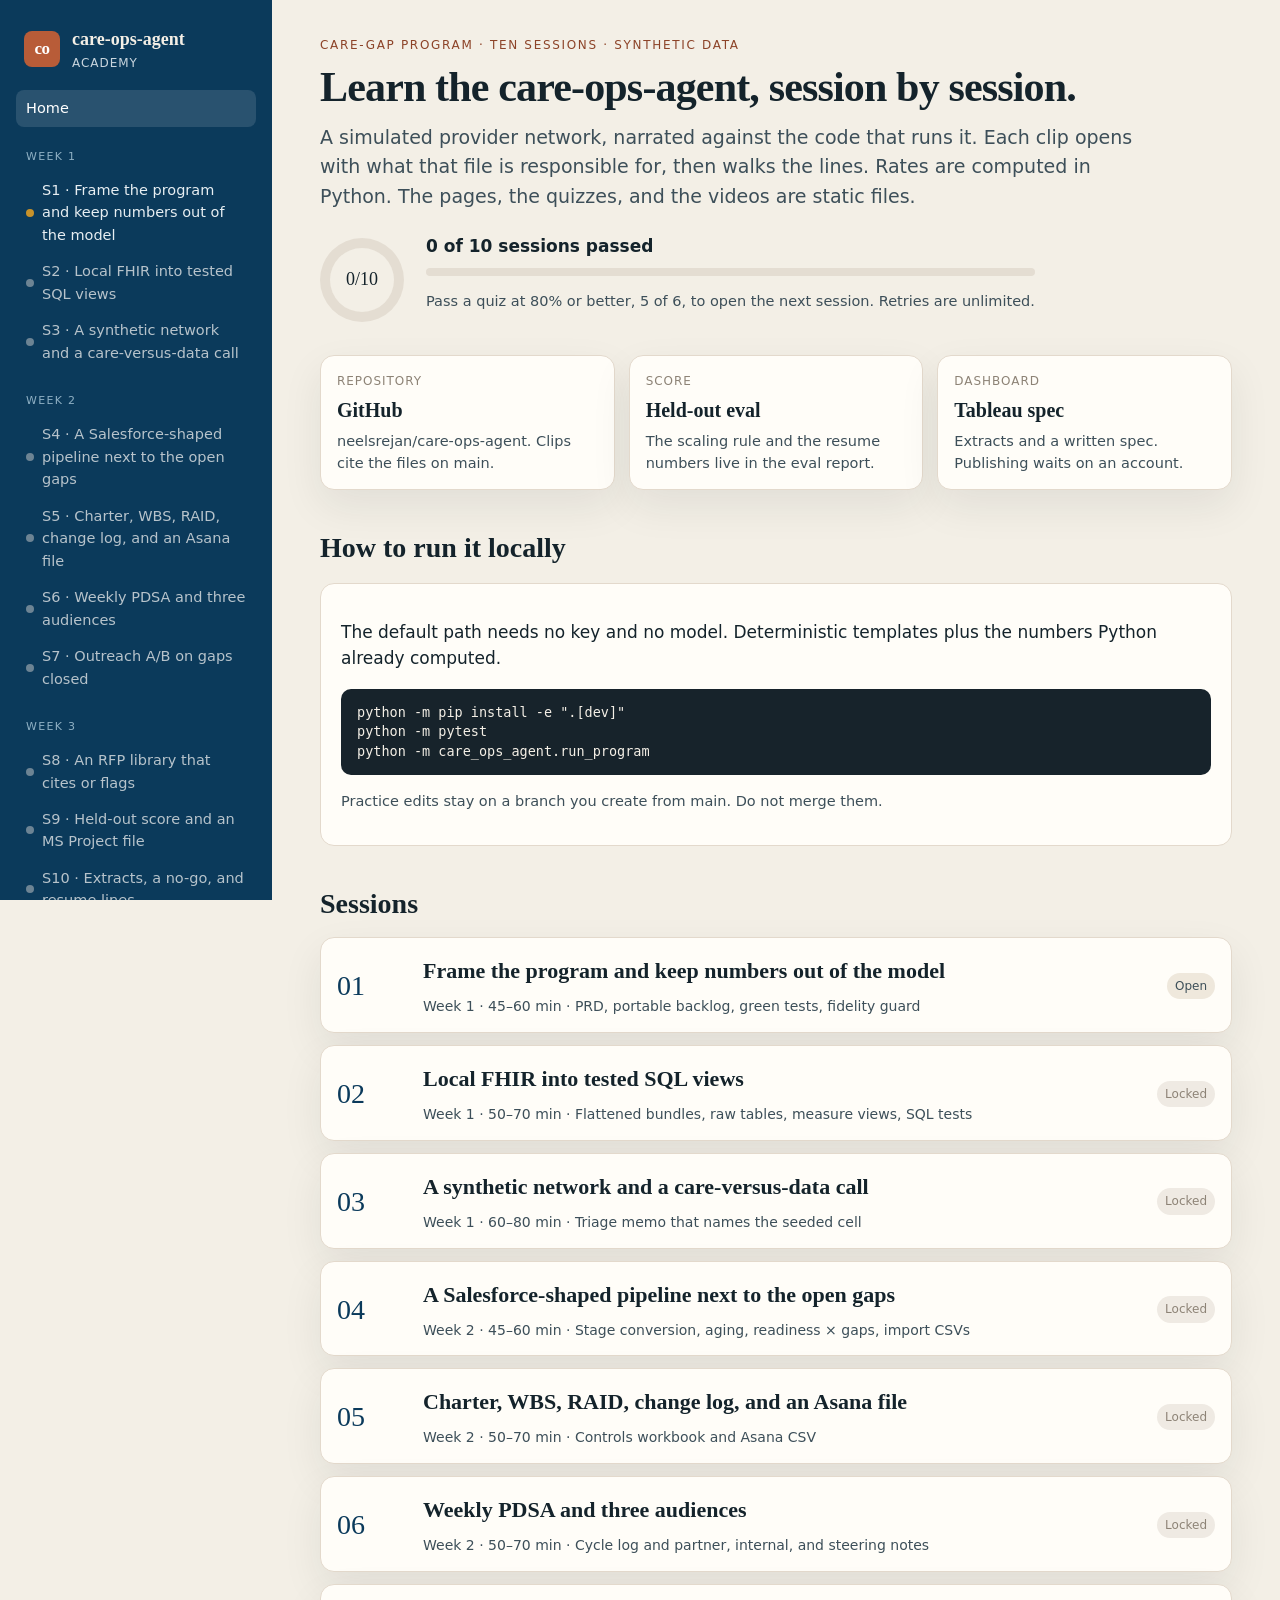
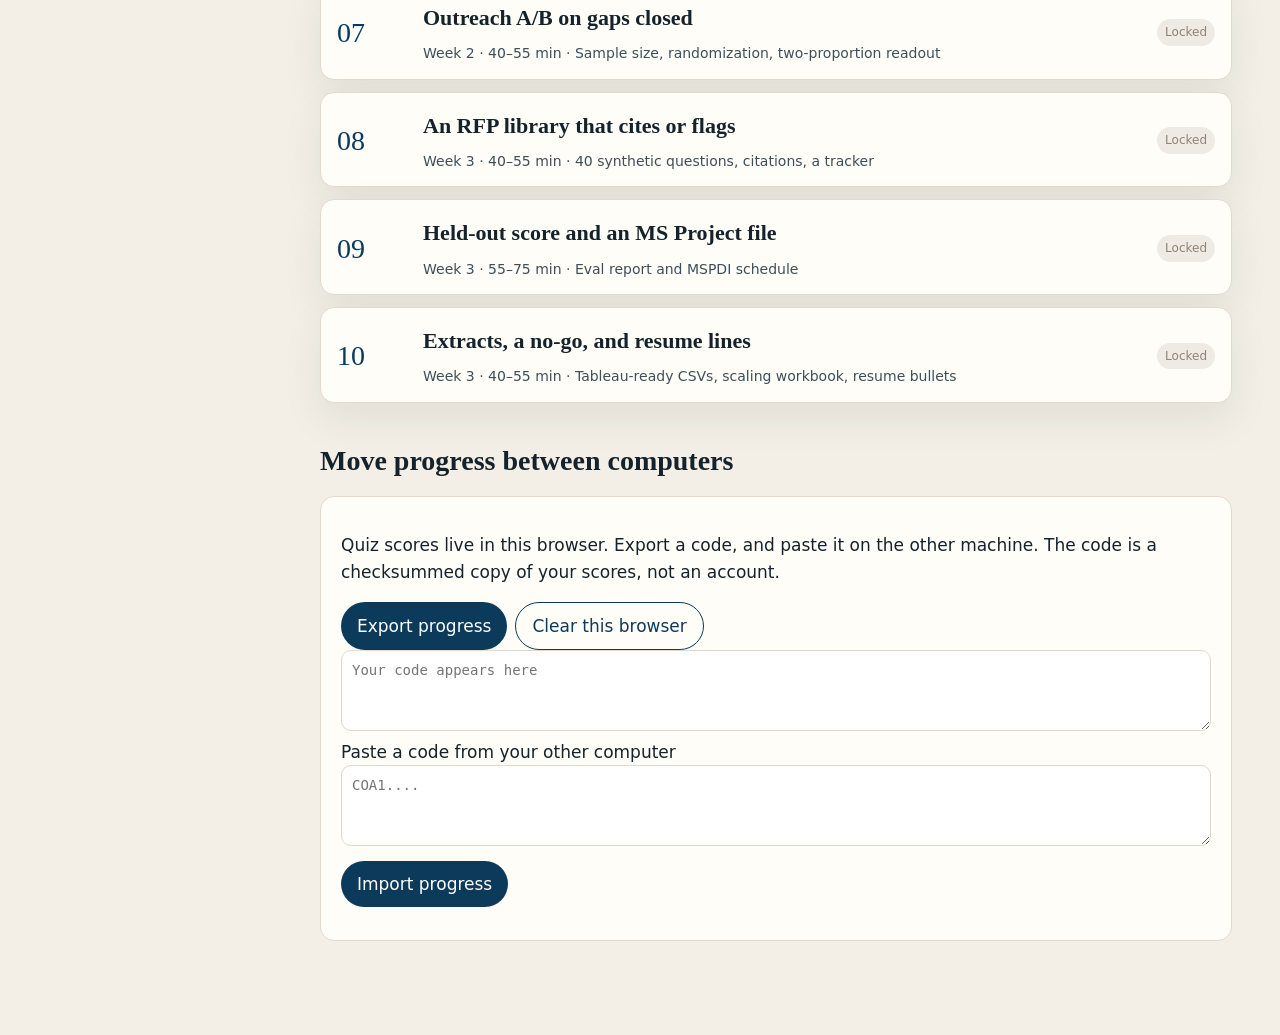
<file: academy/site/index.html>
<!DOCTYPE html>
<html lang="en">
<head>
<meta charset="utf-8">
<meta name="viewport" content="width=device-width, initial-scale=1">
<title>care-ops-agent Academy</title>
<link rel="stylesheet" href="css/academy.css">

</head>
<body data-page="home" data-session="0">
<div class="app">
<aside class="nav">
<a class="brand" href="index.html"><div class="mark">co</div><div><strong>care-ops-agent</strong><span>Academy</span></div></a>
<a class="item active" href="index.html">Home</a>
<div class="week">Week 1</div>
<a class="item" data-session="1" href="session-1.html"><i class="dot"></i>S1 · Frame the program and keep numbers out of the model</a>
<a class="item" data-session="2" href="session-2.html"><i class="dot"></i>S2 · Local FHIR into tested SQL views</a>
<a class="item" data-session="3" href="session-3.html"><i class="dot"></i>S3 · A synthetic network and a care-versus-data call</a>
<div class="week">Week 2</div>
<a class="item" data-session="4" href="session-4.html"><i class="dot"></i>S4 · A Salesforce-shaped pipeline next to the open gaps</a>
<a class="item" data-session="5" href="session-5.html"><i class="dot"></i>S5 · Charter, WBS, RAID, change log, and an Asana file</a>
<a class="item" data-session="6" href="session-6.html"><i class="dot"></i>S6 · Weekly PDSA and three audiences</a>
<a class="item" data-session="7" href="session-7.html"><i class="dot"></i>S7 · Outreach A/B on gaps closed</a>
<div class="week">Week 3</div>
<a class="item" data-session="8" href="session-8.html"><i class="dot"></i>S8 · An RFP library that cites or flags</a>
<a class="item" data-session="9" href="session-9.html"><i class="dot"></i>S9 · Held-out score and an MS Project file</a>
<a class="item" data-session="10" href="session-10.html"><i class="dot"></i>S10 · Extracts, a no-go, and resume lines</a>
<div class="nav-foot" id="nav-progress">Progress stays in this browser</div>
</aside>
<main class="main">

<p class="kicker">Care-gap program · ten sessions · synthetic data</p>
<h1>Learn the care-ops-agent, session by session.</h1>
<p class="lede">A simulated provider network, narrated against the code that runs it. Each clip opens with what that file is responsible for, then walks the lines. Rates are computed in Python. The pages, the quizzes, and the videos are static files.</p>
<div class="progress-row">
  <div class="ring" data-progress style="--p:0"><span id="ring-label">0/10</span></div>
  <div>
    <strong id="progress-label">0 of 10 sessions passed</strong>
    <div class="bar" data-progress style="--p:0"><i></i></div>
    <p class="note" id="progress-detail">Pass a quiz at 80% or better (5 of 6) to open the next session. Retries are unlimited.</p>
    <p class="note" id="lock-note"></p>
  </div>
</div>
<div class="cards">
  <a class="link-card" id="link-github" href="https://github.com/neelsrejan/care-ops-agent"><div class="label">Repository</div><strong>GitHub</strong><p>neelsrejan/care-ops-agent. Clips cite the files on main.</p></a>
  <a class="link-card" href="https://github.com/neelsrejan/care-ops-agent/blob/main/docs/EVAL_REPORT.md"><div class="label">Score</div><strong>Held-out eval</strong><p>The scaling rule and the resume numbers live in the eval report.</p></a>
  <a class="link-card" href="https://github.com/neelsrejan/care-ops-agent/blob/main/docs/tableau/DASHBOARD_SPEC.md"><div class="label">Dashboard</div><strong>Tableau spec</strong><p>Extracts and a written spec. Publishing waits on an account.</p></a>
</div>
<h2>How to run it locally</h2>
<div class="panel">
<p>The default path needs no key and no model. Deterministic templates plus the numbers Python already computed.</p>
<pre>python -m pip install -e ".[dev]"
python -m pytest
python -m care_ops_agent.run_program</pre>
<p class="note">Practice edits stay on a branch you create from main. Do not merge them.</p>
</div>
<h2>Sessions</h2>
<div class="session-grid">
<a class="session-card" data-session="1" href="session-1.html">
<div class="num">01</div>
<div><h3>Frame the program and keep numbers out of the model</h3>
<div class="meta">Week 1 · 45–60 min · PRD, portable backlog, green tests, fidelity guard</div></div>
<div class="pill">Open</div>
</a><a class="session-card" data-session="2" href="session-2.html">
<div class="num">02</div>
<div><h3>Local FHIR into tested SQL views</h3>
<div class="meta">Week 1 · 50–70 min · Flattened bundles, raw tables, measure views, SQL tests</div></div>
<div class="pill">Open</div>
</a><a class="session-card" data-session="3" href="session-3.html">
<div class="num">03</div>
<div><h3>A synthetic network and a care-versus-data call</h3>
<div class="meta">Week 1 · 60–80 min · Triage memo that names the seeded cell</div></div>
<div class="pill">Open</div>
</a><a class="session-card" data-session="4" href="session-4.html">
<div class="num">04</div>
<div><h3>A Salesforce-shaped pipeline next to the open gaps</h3>
<div class="meta">Week 2 · 45–60 min · Stage conversion, aging, readiness × gaps, import CSVs</div></div>
<div class="pill">Open</div>
</a><a class="session-card" data-session="5" href="session-5.html">
<div class="num">05</div>
<div><h3>Charter, WBS, RAID, change log, and an Asana file</h3>
<div class="meta">Week 2 · 50–70 min · Controls workbook and Asana CSV</div></div>
<div class="pill">Open</div>
</a><a class="session-card" data-session="6" href="session-6.html">
<div class="num">06</div>
<div><h3>Weekly PDSA and three audiences</h3>
<div class="meta">Week 2 · 50–70 min · Cycle log and partner, internal, and steering notes</div></div>
<div class="pill">Open</div>
</a><a class="session-card" data-session="7" href="session-7.html">
<div class="num">07</div>
<div><h3>Outreach A/B on gaps closed</h3>
<div class="meta">Week 2 · 40–55 min · Sample size, randomization, two-proportion readout</div></div>
<div class="pill">Open</div>
</a><a class="session-card" data-session="8" href="session-8.html">
<div class="num">08</div>
<div><h3>An RFP library that cites or flags</h3>
<div class="meta">Week 3 · 40–55 min · 40 synthetic questions, citations, a tracker</div></div>
<div class="pill">Open</div>
</a><a class="session-card" data-session="9" href="session-9.html">
<div class="num">09</div>
<div><h3>Held-out score and an MS Project file</h3>
<div class="meta">Week 3 · 55–75 min · Eval report and MSPDI schedule</div></div>
<div class="pill">Open</div>
</a><a class="session-card" data-session="10" href="session-10.html">
<div class="num">10</div>
<div><h3>Extracts, a no-go, and resume lines</h3>
<div class="meta">Week 3 · 40–55 min · Tableau-ready CSVs, scaling workbook, resume bullets</div></div>
<div class="pill">Open</div>
</a>
</div>
<h2>Move progress between computers</h2>
<div class="panel">
<p>Quiz scores live in this browser. Export a code, and paste it on the other machine. The code is a checksummed copy of your scores, not an account.</p>
<div class="row">
  <button type="button" id="export-btn">Export progress</button>
  <button type="button" class="secondary" id="reset-btn">Clear this browser</button>
</div>
<textarea id="export-code" rows="3" readonly placeholder="Your code appears here"></textarea>
<label for="import-code">Paste a code from your other computer</label>
<textarea id="import-code" rows="3" placeholder="COA1...."></textarea>
<div class="row"><button type="button" id="import-btn">Import progress</button></div>
<p class="note" id="transfer-msg"></p>
</div>

</main>
</div>
<script src="js/site-config.js"></script>
<script src="js/quiz-data.js"></script>
<script src="js/academy.js"></script>
</body>
</html>
</file>
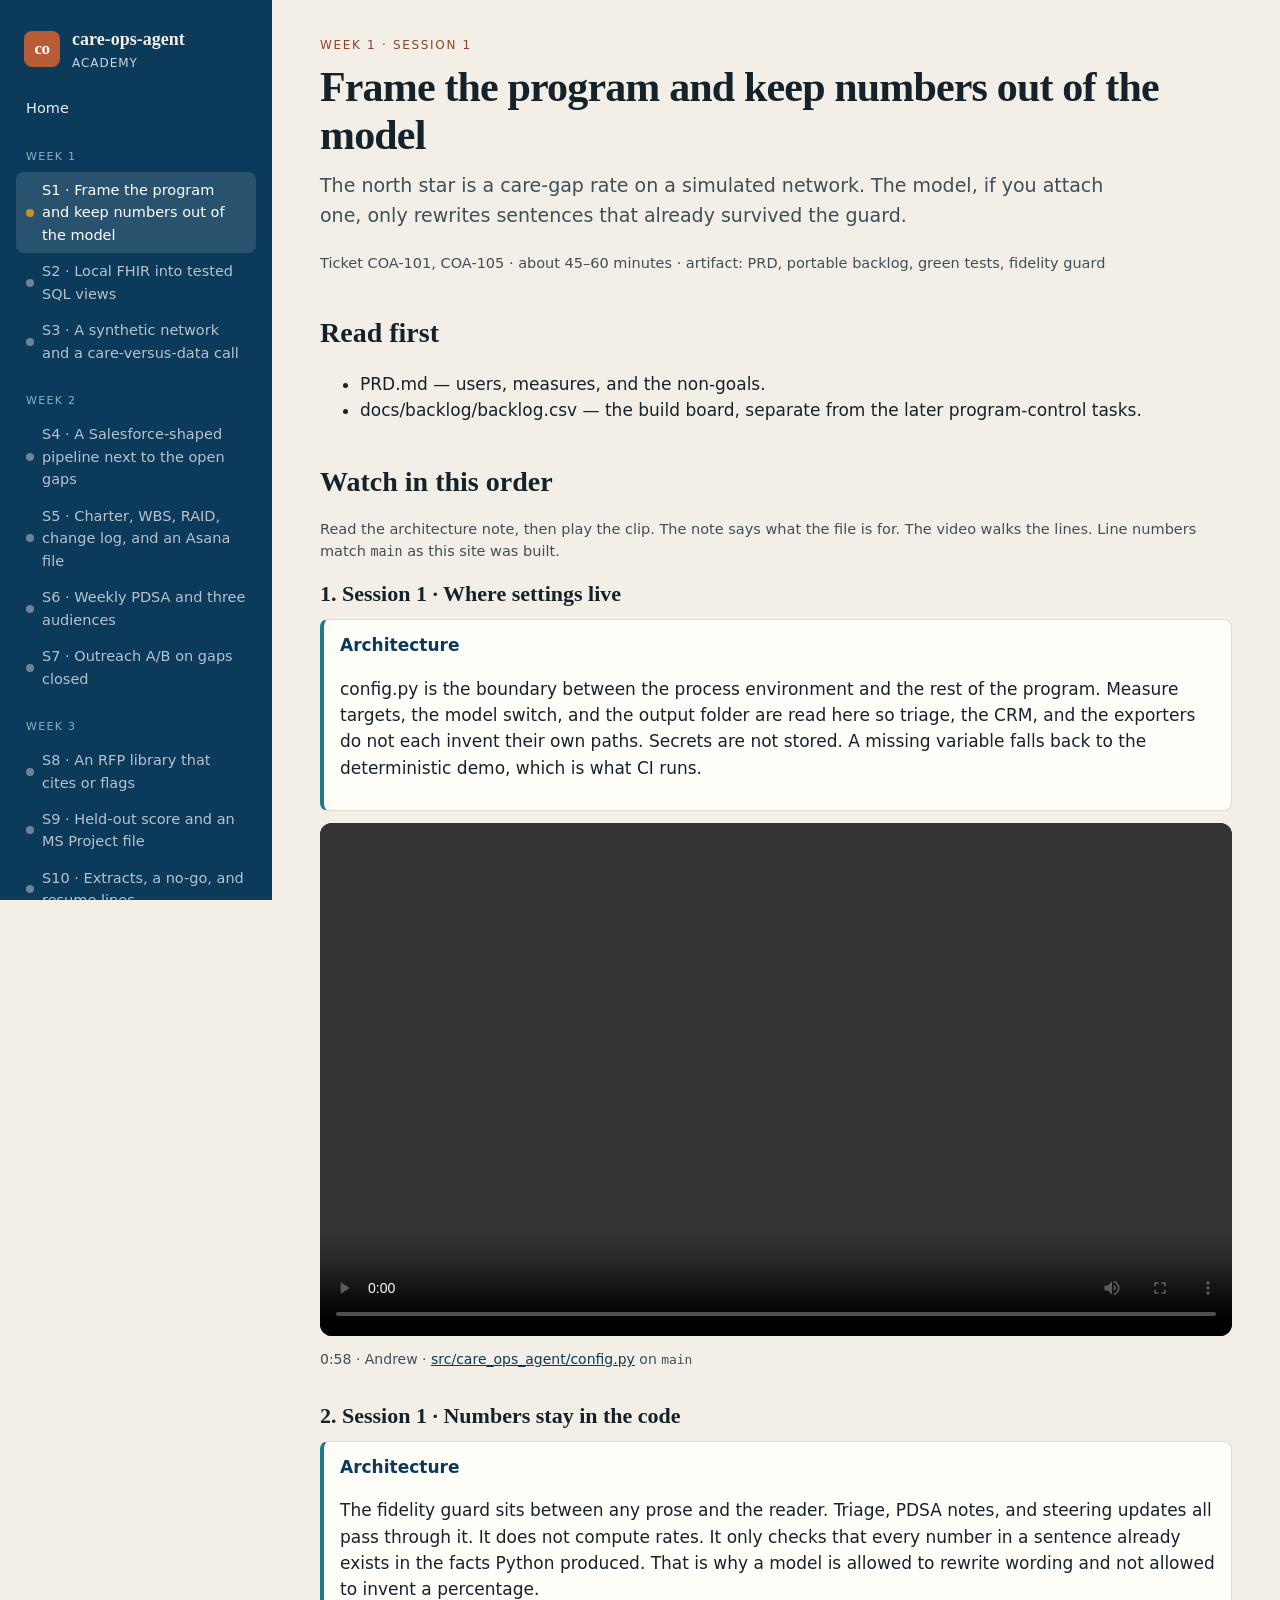
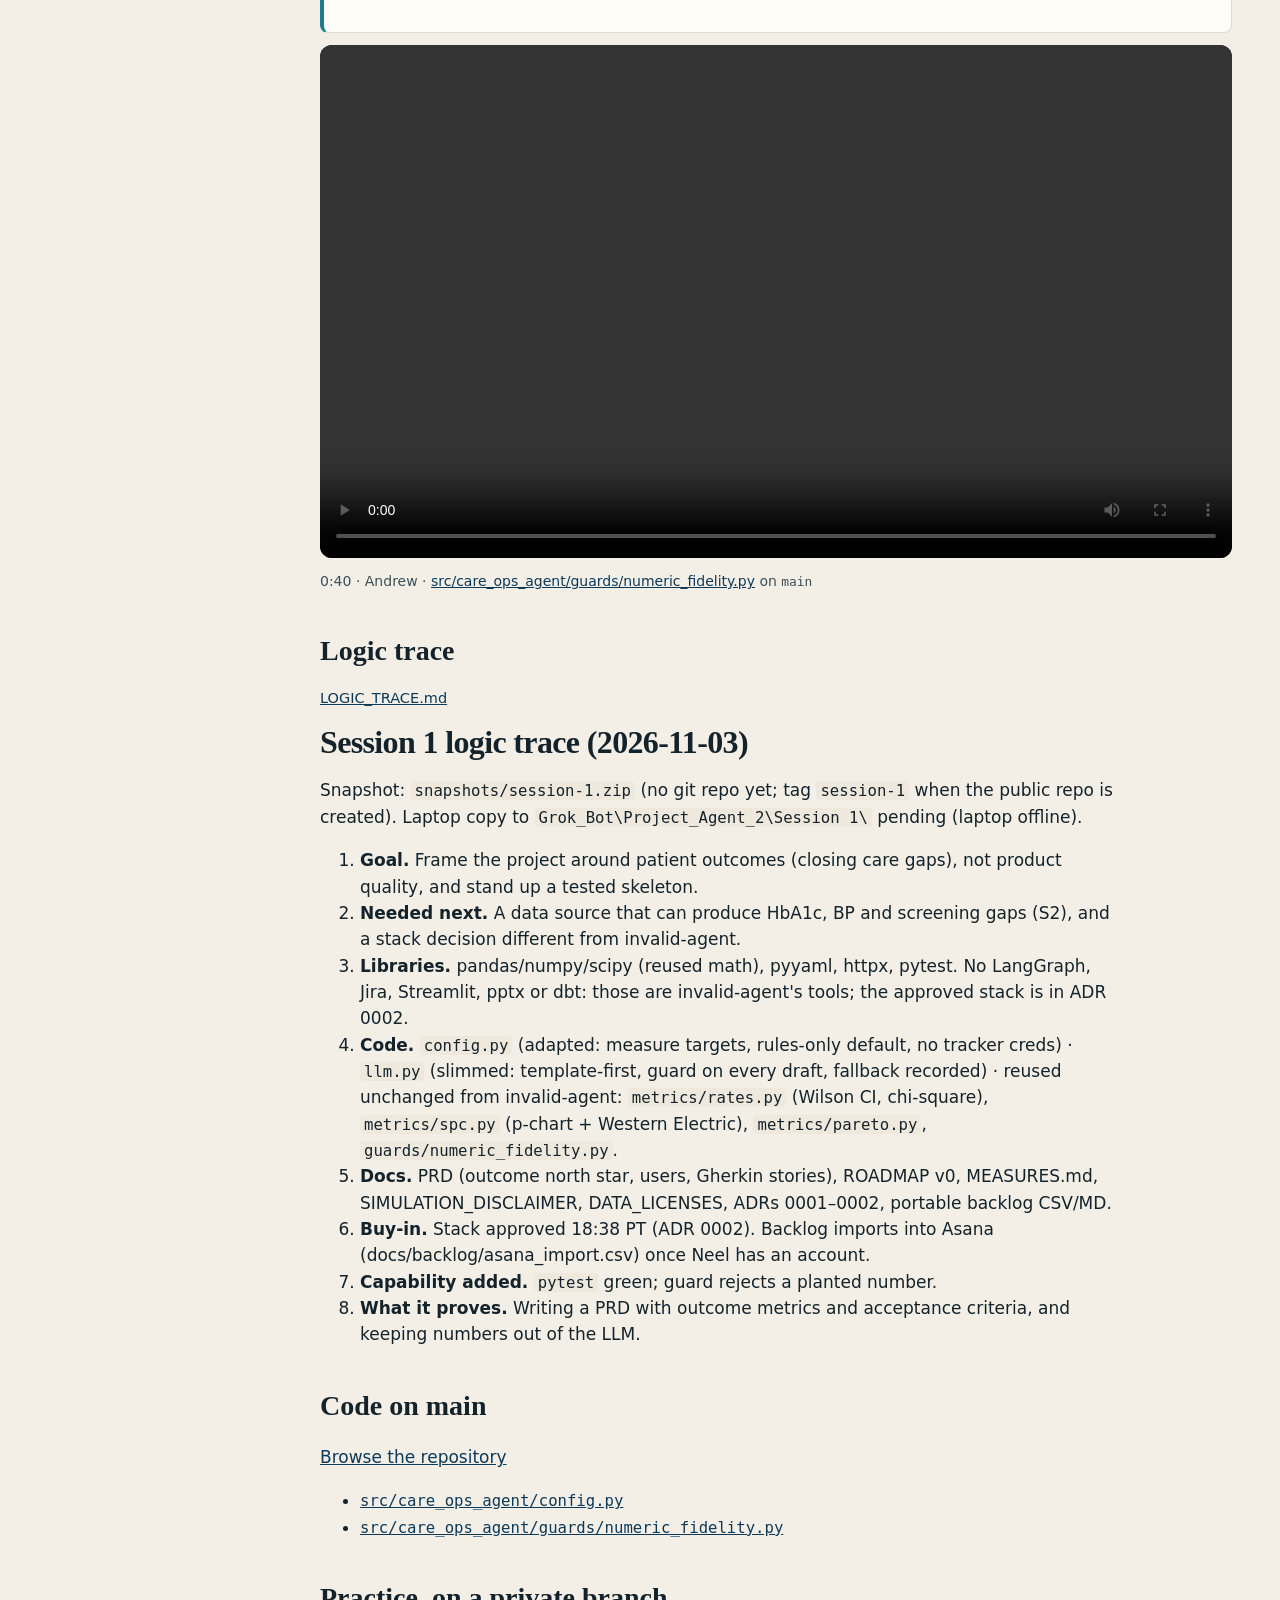
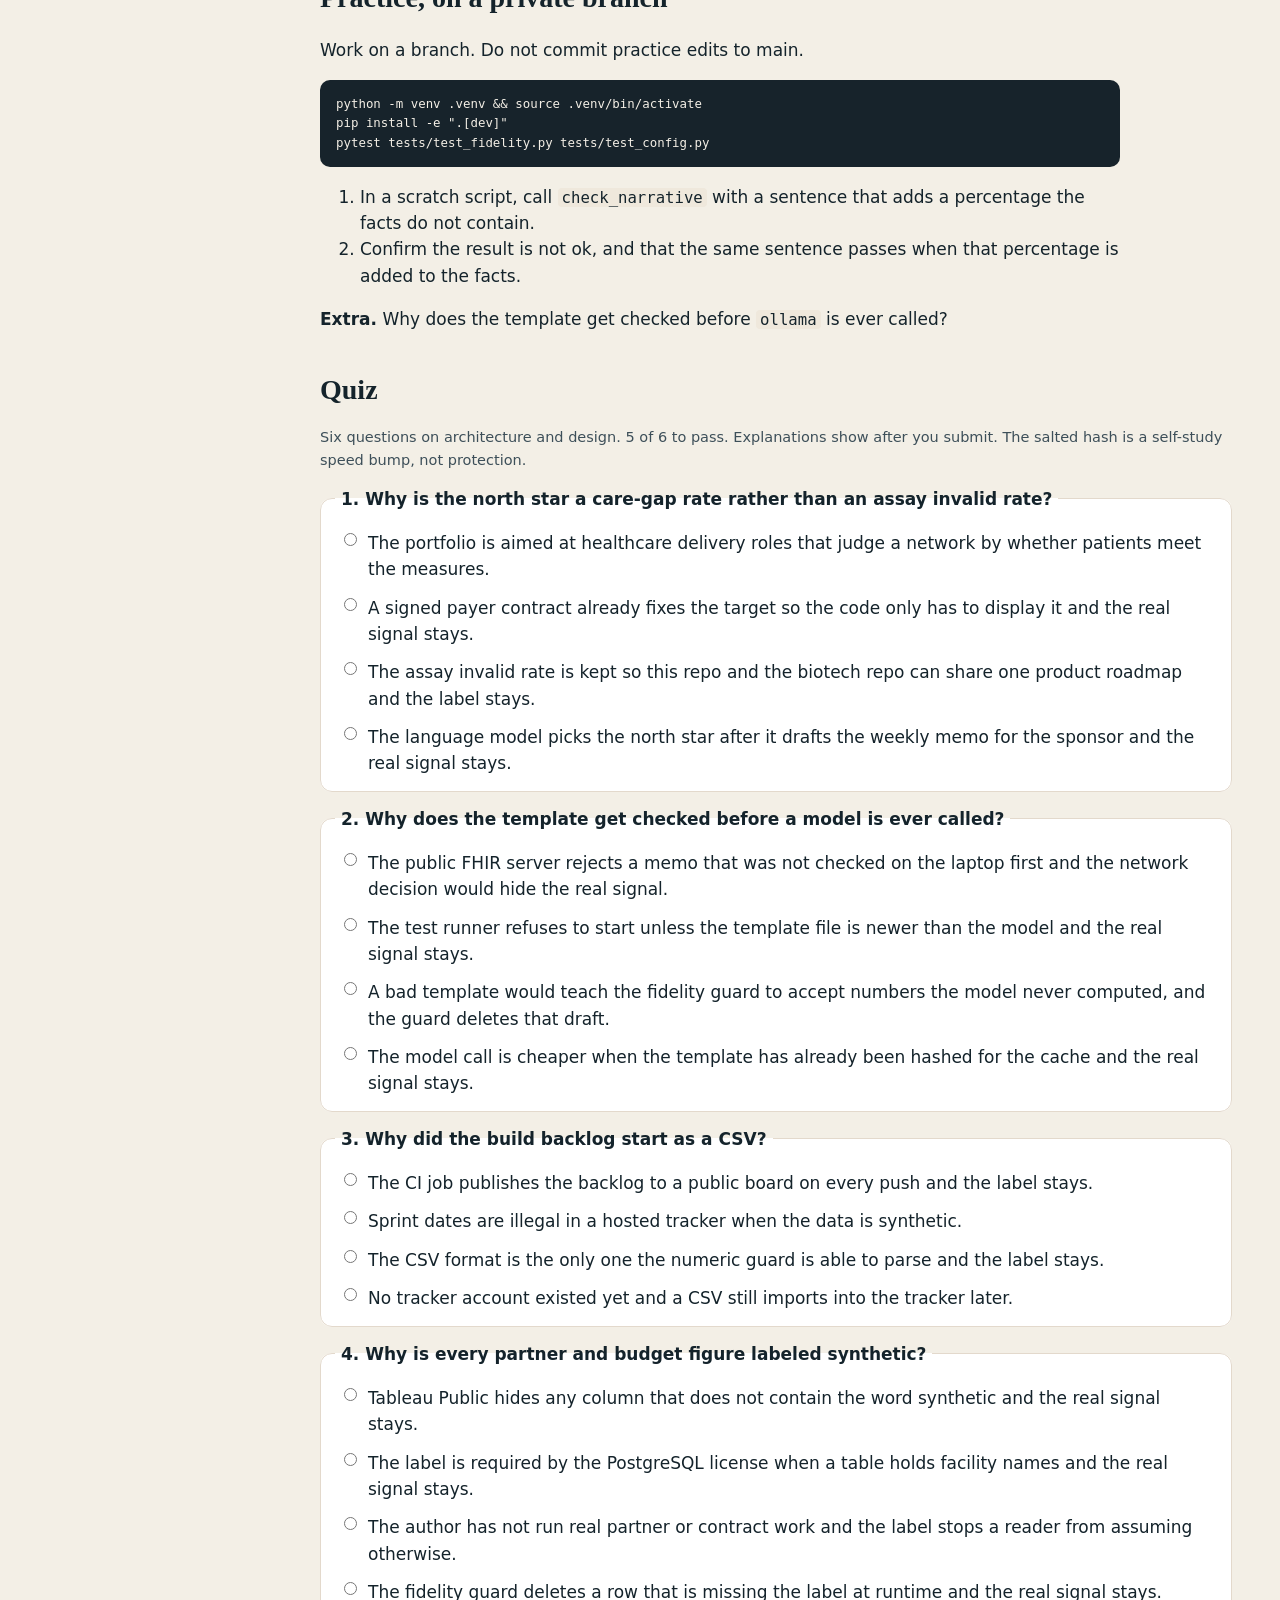
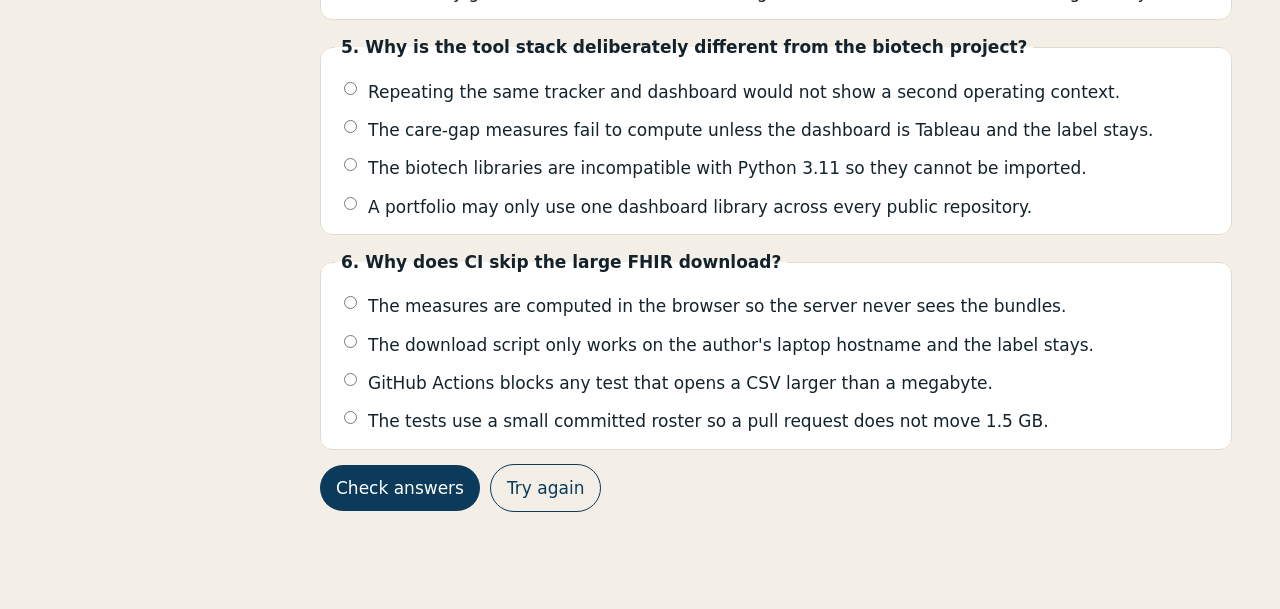
<file: academy/site/session-1.html>
<!DOCTYPE html>
<html lang="en">
<head>
<meta charset="utf-8">
<meta name="viewport" content="width=device-width, initial-scale=1">
<title>Session 1 · Frame the program and keep numbers out of the model</title>
<link rel="stylesheet" href="css/academy.css">

</head>
<body data-page="session" data-session="1">
<div class="app">
<aside class="nav">
<a class="brand" href="index.html"><div class="mark">co</div><div><strong>care-ops-agent</strong><span>Academy</span></div></a>
<a class="item" href="index.html">Home</a>
<div class="week">Week 1</div>
<a class="item active" data-session="1" href="session-1.html"><i class="dot"></i>S1 · Frame the program and keep numbers out of the model</a>
<a class="item" data-session="2" href="session-2.html"><i class="dot"></i>S2 · Local FHIR into tested SQL views</a>
<a class="item" data-session="3" href="session-3.html"><i class="dot"></i>S3 · A synthetic network and a care-versus-data call</a>
<div class="week">Week 2</div>
<a class="item" data-session="4" href="session-4.html"><i class="dot"></i>S4 · A Salesforce-shaped pipeline next to the open gaps</a>
<a class="item" data-session="5" href="session-5.html"><i class="dot"></i>S5 · Charter, WBS, RAID, change log, and an Asana file</a>
<a class="item" data-session="6" href="session-6.html"><i class="dot"></i>S6 · Weekly PDSA and three audiences</a>
<a class="item" data-session="7" href="session-7.html"><i class="dot"></i>S7 · Outreach A/B on gaps closed</a>
<div class="week">Week 3</div>
<a class="item" data-session="8" href="session-8.html"><i class="dot"></i>S8 · An RFP library that cites or flags</a>
<a class="item" data-session="9" href="session-9.html"><i class="dot"></i>S9 · Held-out score and an MS Project file</a>
<a class="item" data-session="10" href="session-10.html"><i class="dot"></i>S10 · Extracts, a no-go, and resume lines</a>
<div class="nav-foot" id="nav-progress">Progress stays in this browser</div>
</aside>
<main class="main">

<p class="kicker">Week 1 · Session 1</p>
<h1>Frame the program and keep numbers out of the model</h1>
<p class="lede">The north star is a care-gap rate on a simulated network. The model, if you attach one, only rewrites sentences that already survived the guard.</p>
<p class="note">Ticket COA-101, COA-105 · about 45–60 minutes · artifact: PRD, portable backlog, green tests, fidelity guard</p>
<div class="lock-screen">
  <div class="panel">
    <h2>This session is locked</h2>
    <p>Pass Session 0 at 80% or better (5 of 6) to open the videos, the logic trace, the practice task, and this quiz. Retries on the earlier quiz are unlimited. If you already passed it on another computer, import that progress code from the home page.</p>
    <p><a class="button" href="session-0.html">Go to Session 0</a> <a class="button secondary" href="index.html">Home</a></p>
  </div>
</div>
<div class="lesson">
<h2>Read first</h2>
<ul><li>PRD.md — users, measures, and the non-goals.</li><li>docs/backlog/backlog.csv — the build board, separate from the later program-control tasks.</li></ul>
<h2>Watch in this order</h2>
<p class="note">Read the architecture note, then play the clip. The note says what the file is for. The video walks the lines. Line numbers match <code>main</code> as this site was built.</p>
<article class="clip">
<h3>1. Session 1 · Where settings live</h3>
<div class="overview"><h4>Architecture</h4><p>config.py is the boundary between the process environment and the rest of the program. Measure targets, the model switch, and the output folder are read here so triage, the CRM, and the exporters do not each invent their own paths. Secrets are not stored. A missing variable falls back to the deterministic demo, which is what CI runs.</p></div>
<video controls preload="metadata" src="videos/session-1/01_config.mp4">
<a href="videos/session-1/01_config.mp4">Download clip 1</a>
</video>
<p class="meta">0:58 · Andrew · <a href="https://github.com/neelsrejan/care-ops-agent/blob/main/src/care_ops_agent/config.py">src/care_ops_agent/config.py</a> on <code>main</code></p>
</article><article class="clip">
<h3>2. Session 1 · Numbers stay in the code</h3>
<div class="overview"><h4>Architecture</h4><p>The fidelity guard sits between any prose and the reader. Triage, PDSA notes, and steering updates all pass through it. It does not compute rates. It only checks that every number in a sentence already exists in the facts Python produced. That is why a model is allowed to rewrite wording and not allowed to invent a percentage.</p></div>
<video controls preload="metadata" src="videos/session-1/02_fidelity.mp4">
<a href="videos/session-1/02_fidelity.mp4">Download clip 2</a>
</video>
<p class="meta">0:40 · Andrew · <a href="https://github.com/neelsrejan/care-ops-agent/blob/main/src/care_ops_agent/guards/numeric_fidelity.py">src/care_ops_agent/guards/numeric_fidelity.py</a> on <code>main</code></p>
</article>
<h2>Logic trace</h2>
<p class="note"><a href="https://github.com/neelsrejan/care-ops-agent/blob/main/docs/sessions/session-1/LOGIC_TRACE.md">LOGIC_TRACE.md</a></p>
<div class="prose"><h1>Session 1 logic trace (2026-11-03)</h1>
<p>Snapshot: <code>snapshots/session-1.zip</code> (no git repo yet; tag <code>session-1</code> when the public repo is created). Laptop copy to <code>Grok_Bot\Project_Agent_2\Session 1\</code> pending (laptop offline).</p>
<ol>
<li><strong>Goal.</strong> Frame the project around patient outcomes (closing care gaps), not product quality, and stand up a tested skeleton.</li>
<li><strong>Needed next.</strong> A data source that can produce HbA1c, BP and screening gaps (S2), and a stack decision different from invalid-agent.</li>
<li><strong>Libraries.</strong> pandas/numpy/scipy (reused math), pyyaml, httpx, pytest. No LangGraph, Jira, Streamlit, pptx or dbt: those are invalid-agent's tools; the approved stack is in ADR 0002.</li>
<li><strong>Code.</strong> <code>config.py</code> (adapted: measure targets, rules-only default, no tracker creds) · <code>llm.py</code> (slimmed: template-first, guard on every draft, fallback recorded) · reused unchanged from invalid-agent: <code>metrics/rates.py</code> (Wilson CI, chi-square), <code>metrics/spc.py</code> (p-chart + Western Electric), <code>metrics/pareto.py</code>, <code>guards/numeric_fidelity.py</code>.</li>
<li><strong>Docs.</strong> PRD (outcome north star, users, Gherkin stories), ROADMAP v0, MEASURES.md, SIMULATION_DISCLAIMER, DATA_LICENSES, ADRs 0001–0002, portable backlog CSV/MD.</li>
<li><strong>Buy-in.</strong> Stack approved 18:38 PT (ADR 0002). Backlog imports into Asana (docs/backlog/asana_import.csv) once Neel has an account.</li>
<li><strong>Capability added.</strong> <code>pytest</code> green; guard rejects a planted number.</li>
<li><strong>What it proves.</strong> Writing a PRD with outcome metrics and acceptance criteria, and keeping numbers out of the LLM.</li>
</ol></div>
<h2>Code on main</h2>
<p><a href="https://github.com/neelsrejan/care-ops-agent/tree/main">Browse the repository</a></p>
<ul><li><a href="https://github.com/neelsrejan/care-ops-agent/blob/main/src/care_ops_agent/config.py"><code>src/care_ops_agent/config.py</code></a></li><li><a href="https://github.com/neelsrejan/care-ops-agent/blob/main/src/care_ops_agent/guards/numeric_fidelity.py"><code>src/care_ops_agent/guards/numeric_fidelity.py</code></a></li></ul>
<h2>Practice, on a private branch</h2>
<div class="prose"><p>Work on a branch. Do not commit practice edits to main.</p>
<pre><code class="language-bash">python -m venv .venv &amp;&amp; source .venv/bin/activate
pip install -e &quot;.[dev]&quot;
pytest tests/test_fidelity.py tests/test_config.py
</code></pre>
<ol>
<li>In a scratch script, call <code>check_narrative</code> with a sentence that adds a percentage the facts do not contain.</li>
<li>Confirm the result is not ok, and that the same sentence passes when that percentage is added to the facts.</li>
</ol>
<p><strong>Extra.</strong> Why does the template get checked before <code>ollama</code> is ever called?</p></div>
<h2>Quiz</h2>
<p class="note">Six questions on architecture and design. 5 of 6 to pass. Explanations show after you submit. The salted hash is a self-study speed bump, not protection.</p>
<div id="quiz"></div>
</div>

</main>
</div>
<script src="js/site-config.js"></script>
<script src="js/quiz-data.js"></script>
<script src="js/academy.js"></script>
</body>
</html>
</file>
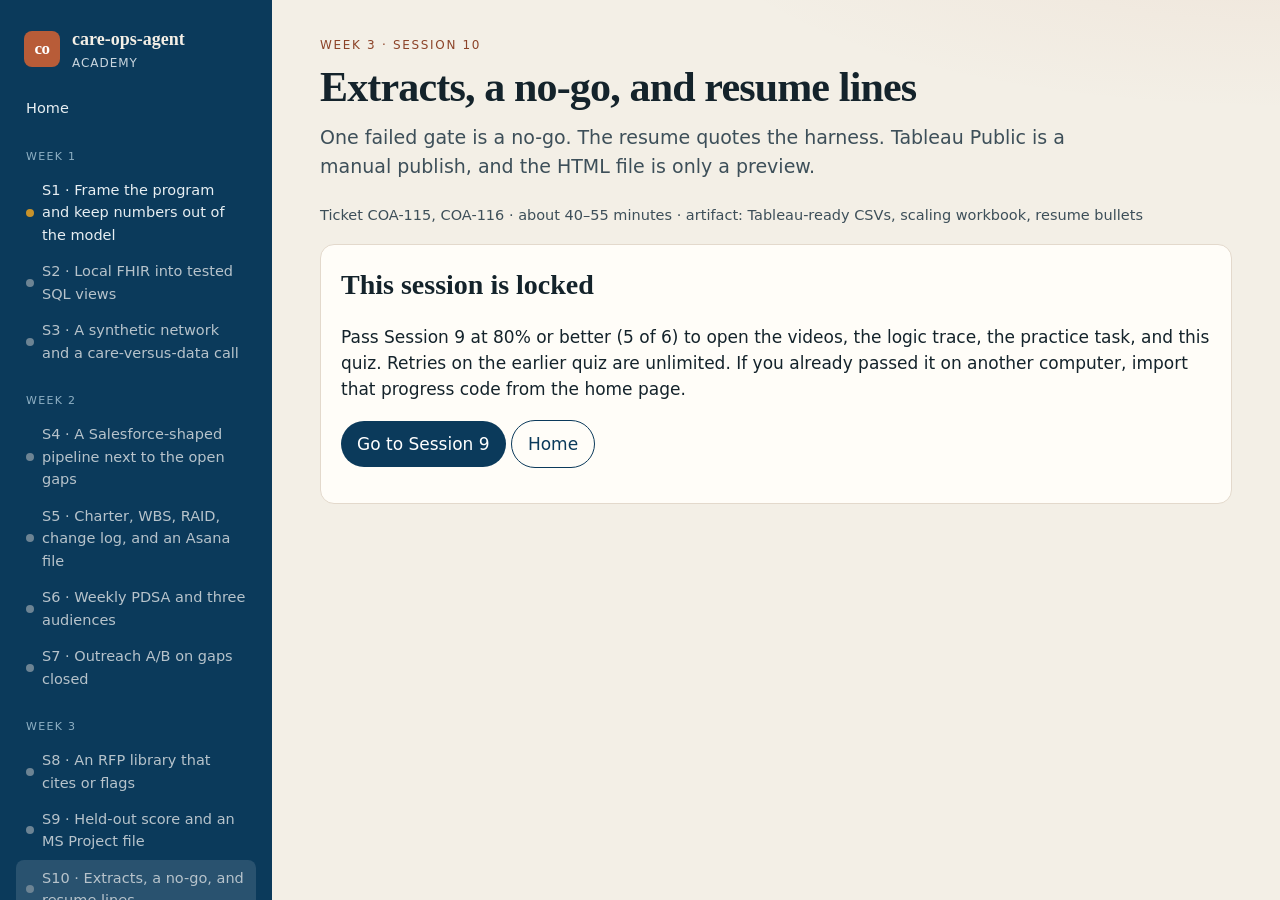
<file: academy/site/session-10.html>
<!DOCTYPE html>
<html lang="en">
<head>
<meta charset="utf-8">
<meta name="viewport" content="width=device-width, initial-scale=1">
<title>Session 10 · Extracts, a no-go, and resume lines</title>
<link rel="stylesheet" href="css/academy.css">

<script>
(function () {
  var session = 10;
  var ok = false;
  try {
    var raw = localStorage.getItem("coa-academy-progress-v1");
    var data = raw ? JSON.parse(raw) : null;
    var prev = data && data.sessions && data.sessions[String(session - 1)];
    ok = !!(prev && prev.passed);
  } catch (e) { ok = false; }
  if (!ok) document.documentElement.classList.add("is-locked");
})();
</script>
</head>
<body data-page="session" data-session="10">
<div class="app">
<aside class="nav">
<a class="brand" href="index.html"><div class="mark">co</div><div><strong>care-ops-agent</strong><span>Academy</span></div></a>
<a class="item" href="index.html">Home</a>
<div class="week">Week 1</div>
<a class="item" data-session="1" href="session-1.html"><i class="dot"></i>S1 · Frame the program and keep numbers out of the model</a>
<a class="item" data-session="2" href="session-2.html"><i class="dot"></i>S2 · Local FHIR into tested SQL views</a>
<a class="item" data-session="3" href="session-3.html"><i class="dot"></i>S3 · A synthetic network and a care-versus-data call</a>
<div class="week">Week 2</div>
<a class="item" data-session="4" href="session-4.html"><i class="dot"></i>S4 · A Salesforce-shaped pipeline next to the open gaps</a>
<a class="item" data-session="5" href="session-5.html"><i class="dot"></i>S5 · Charter, WBS, RAID, change log, and an Asana file</a>
<a class="item" data-session="6" href="session-6.html"><i class="dot"></i>S6 · Weekly PDSA and three audiences</a>
<a class="item" data-session="7" href="session-7.html"><i class="dot"></i>S7 · Outreach A/B on gaps closed</a>
<div class="week">Week 3</div>
<a class="item" data-session="8" href="session-8.html"><i class="dot"></i>S8 · An RFP library that cites or flags</a>
<a class="item" data-session="9" href="session-9.html"><i class="dot"></i>S9 · Held-out score and an MS Project file</a>
<a class="item active" data-session="10" href="session-10.html"><i class="dot"></i>S10 · Extracts, a no-go, and resume lines</a>
<div class="nav-foot" id="nav-progress">Progress stays in this browser</div>
</aside>
<main class="main">

<p class="kicker">Week 3 · Session 10</p>
<h1>Extracts, a no-go, and resume lines</h1>
<p class="lede">One failed gate is a no-go. The resume quotes the harness. Tableau Public is a manual publish, and the HTML file is only a preview.</p>
<p class="note">Ticket COA-115, COA-116 · about 40–55 minutes · artifact: Tableau-ready CSVs, scaling workbook, resume bullets</p>
<div class="lock-screen">
  <div class="panel">
    <h2>This session is locked</h2>
    <p>Pass Session 9 at 80% or better (5 of 6) to open the videos, the logic trace, the practice task, and this quiz. Retries on the earlier quiz are unlimited. If you already passed it on another computer, import that progress code from the home page.</p>
    <p><a class="button" href="session-9.html">Go to Session 9</a> <a class="button secondary" href="index.html">Home</a></p>
  </div>
</div>
<div class="lesson">
<h2>Read first</h2>
<ul><li>RESUME_BULLETS.md</li><li>docs/tableau/DASHBOARD_SPEC.md</li></ul>
<h2>Watch in this order</h2>
<p class="note">Read the architecture note, then play the clip. The note says what the file is for. The video walks the lines. Line numbers match <code>main</code> as this site was built.</p>
<article class="clip">
<h3>1. Session 10 · Rows a dashboard can import</h3>
<div class="overview"><h4>Architecture</h4><p>tableau.py is the handoff to a dashboard tool this repo cannot log into. It flattens weekly rates, the pipeline, the PDSA log, and the burn into scalar columns. A hyper extract is created later inside Tableau from these CSVs. The local HTML preview is a different module and is not this file. Publishing remains a manual step.</p></div>
<video controls preload="metadata" src="videos/session-10/01_extracts.mp4">
<a href="videos/session-10/01_extracts.mp4">Download clip 1</a>
</video>
<p class="meta">0:34 · Andrew · <a href="https://github.com/neelsrejan/care-ops-agent/blob/main/src/care_ops_agent/export/tableau.py">src/care_ops_agent/export/tableau.py</a> on <code>main</code></p>
</article><article class="clip">
<h3>2. Session 10 · The decision and the resume are the same report</h3>
<div class="overview"><h4>Architecture</h4><p>run_program.py is the close-out command. It builds the plan, the tracker file, the PDSA packet, the experiment, the RFP workbook, and the extracts without PostgreSQL and without a live account. The eval flag reruns the harness and writes the go or no-go workbook from those gates. One failed gate stays a no-go. The resume text is rendered from the same report so a hand-edited number cannot drift.</p></div>
<video controls preload="metadata" src="videos/session-10/02_closeout.mp4">
<a href="videos/session-10/02_closeout.mp4">Download clip 2</a>
</video>
<p class="meta">0:41 · Andrew · <a href="https://github.com/neelsrejan/care-ops-agent/blob/main/src/care_ops_agent/run_program.py">src/care_ops_agent/run_program.py</a> on <code>main</code></p>
</article>
<h2>Logic trace</h2>
<p class="note"><a href="https://github.com/neelsrejan/care-ops-agent/blob/main/docs/sessions/session-10/LOGIC_TRACE.md">LOGIC_TRACE.md</a></p>
<div class="prose"><h1>Session 10 logic trace — extracts, the go/no-go, the README</h1>
<ol>
<li><strong>Goal.</strong> Hand a reviewer Tableau-ready files, a written dashboard spec, a scaling decision computed from the eval, and resume bullets whose numbers are that eval.</li>
<li><strong>Needed next.</strong> Neel's Tableau Public account if the workbook should be a public URL. The spec and the local preview stand until then.</li>
<li><strong>Libraries.</strong> openpyxl and the csv module. No Tableau SDK.</li>
<li><strong>Code.</strong> <code>export/tableau.py</code> flattens weekly rates, the pipeline, the PDSA log, and the budget burn to scalar columns. <code>export/preview.py</code> is an HTML table, labeled as not Tableau. <code>eval/harness.py</code> turns gate results into GO or NO-GO. On this build every gate passes except false alarms (1 of 5 quiet scenarios), so the decision is NO-GO. <code>resume_bullets</code> fills the resume from that same dict. <code>run_program.py</code> is the one command that writes the pack without PostgreSQL.</li>
<li><strong>Docs.</strong> <code>docs/tableau/DASHBOARD_SPEC.md</code>, <code>RESUME_BULLETS.md</code>, <code>README.md</code>.</li>
<li><strong>Buy-in.</strong> Tableau Public publish, Asana import, and Salesforce import are manual once Neel has the accounts.</li>
<li><strong>Capability added.</strong> <code>out/tableau/</code>, <code>out/scaling_gonogo.xlsx</code> when <code>--eval</code> is set, and the resume file.</li>
<li><strong>What it proves.</strong> A close-out pack whose claims match the harness, including the decision not to scale.</li>
</ol></div>
<h2>Code on main</h2>
<p><a href="https://github.com/neelsrejan/care-ops-agent/tree/main">Browse the repository</a></p>
<ul><li><a href="https://github.com/neelsrejan/care-ops-agent/blob/main/src/care_ops_agent/export/tableau.py"><code>src/care_ops_agent/export/tableau.py</code></a></li><li><a href="https://github.com/neelsrejan/care-ops-agent/blob/main/src/care_ops_agent/run_program.py"><code>src/care_ops_agent/run_program.py</code></a></li></ul>
<h2>Practice, on a private branch</h2>
<div class="prose"><pre><code class="language-bash">python -m care_ops_agent.run_program
</code></pre>
<p>Open <code>out/tableau/preview.html</code> and <code>out/program_controls.xlsx</code>.</p>
<p><strong>Extra.</strong> Why would editing a resume number by hand break the test that compares the file to the harness?</p></div>
<h2>Quiz</h2>
<p class="note">Six questions on architecture and design. 5 of 6 to pass. Explanations show after you submit. The salted hash is a self-study speed bump, not protection.</p>
<div id="quiz"></div>
</div>

</main>
</div>
<script src="js/site-config.js"></script>
<script src="js/quiz-data.js"></script>
<script src="js/academy.js"></script>
</body>
</html>
</file>
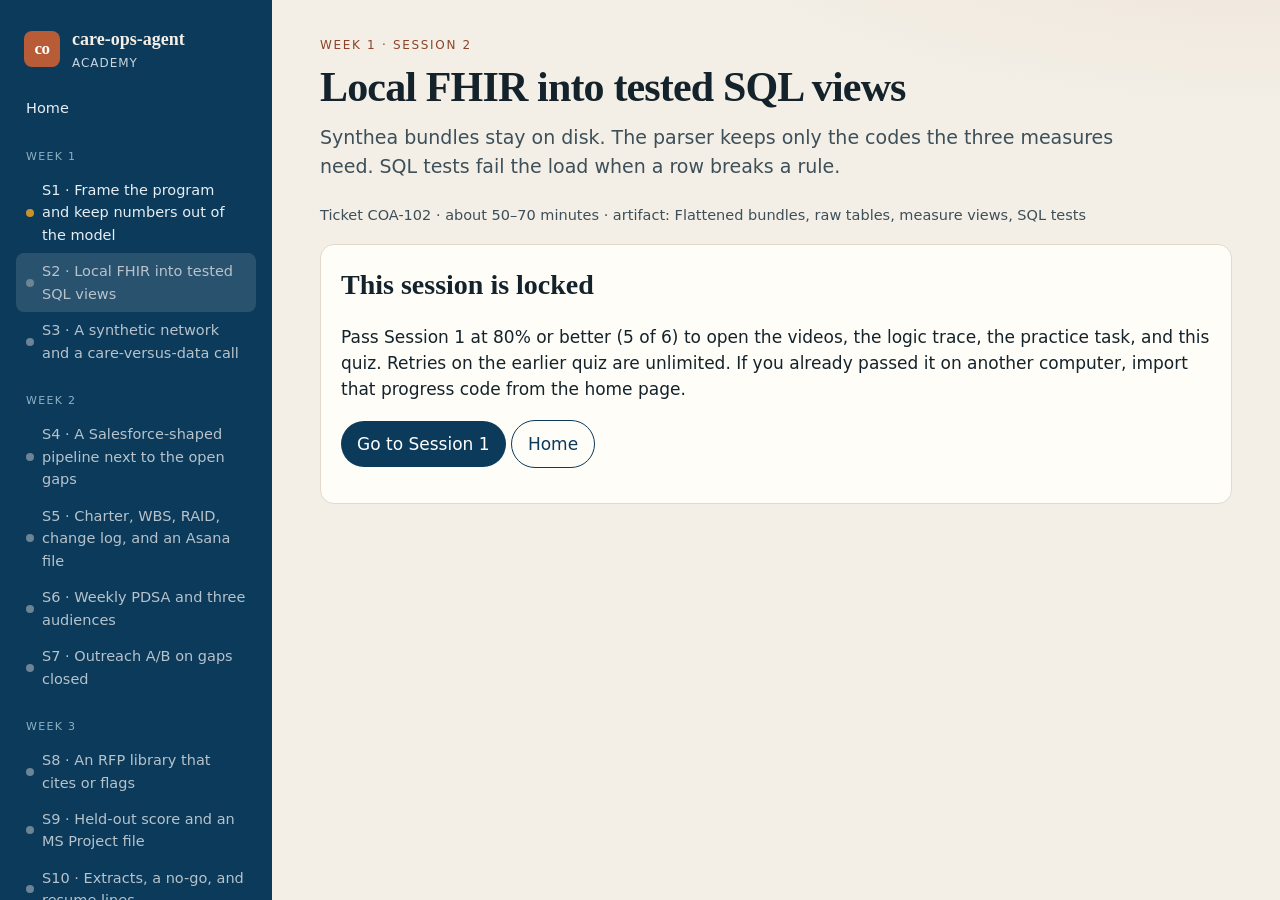
<file: academy/site/session-2.html>
<!DOCTYPE html>
<html lang="en">
<head>
<meta charset="utf-8">
<meta name="viewport" content="width=device-width, initial-scale=1">
<title>Session 2 · Local FHIR into tested SQL views</title>
<link rel="stylesheet" href="css/academy.css">

<script>
(function () {
  var session = 2;
  var ok = false;
  try {
    var raw = localStorage.getItem("coa-academy-progress-v1");
    var data = raw ? JSON.parse(raw) : null;
    var prev = data && data.sessions && data.sessions[String(session - 1)];
    ok = !!(prev && prev.passed);
  } catch (e) { ok = false; }
  if (!ok) document.documentElement.classList.add("is-locked");
})();
</script>
</head>
<body data-page="session" data-session="2">
<div class="app">
<aside class="nav">
<a class="brand" href="index.html"><div class="mark">co</div><div><strong>care-ops-agent</strong><span>Academy</span></div></a>
<a class="item" href="index.html">Home</a>
<div class="week">Week 1</div>
<a class="item" data-session="1" href="session-1.html"><i class="dot"></i>S1 · Frame the program and keep numbers out of the model</a>
<a class="item active" data-session="2" href="session-2.html"><i class="dot"></i>S2 · Local FHIR into tested SQL views</a>
<a class="item" data-session="3" href="session-3.html"><i class="dot"></i>S3 · A synthetic network and a care-versus-data call</a>
<div class="week">Week 2</div>
<a class="item" data-session="4" href="session-4.html"><i class="dot"></i>S4 · A Salesforce-shaped pipeline next to the open gaps</a>
<a class="item" data-session="5" href="session-5.html"><i class="dot"></i>S5 · Charter, WBS, RAID, change log, and an Asana file</a>
<a class="item" data-session="6" href="session-6.html"><i class="dot"></i>S6 · Weekly PDSA and three audiences</a>
<a class="item" data-session="7" href="session-7.html"><i class="dot"></i>S7 · Outreach A/B on gaps closed</a>
<div class="week">Week 3</div>
<a class="item" data-session="8" href="session-8.html"><i class="dot"></i>S8 · An RFP library that cites or flags</a>
<a class="item" data-session="9" href="session-9.html"><i class="dot"></i>S9 · Held-out score and an MS Project file</a>
<a class="item" data-session="10" href="session-10.html"><i class="dot"></i>S10 · Extracts, a no-go, and resume lines</a>
<div class="nav-foot" id="nav-progress">Progress stays in this browser</div>
</aside>
<main class="main">

<p class="kicker">Week 1 · Session 2</p>
<h1>Local FHIR into tested SQL views</h1>
<p class="lede">Synthea bundles stay on disk. The parser keeps only the codes the three measures need. SQL tests fail the load when a row breaks a rule.</p>
<p class="note">Ticket COA-102 · about 50–70 minutes · artifact: Flattened bundles, raw tables, measure views, SQL tests</p>
<div class="lock-screen">
  <div class="panel">
    <h2>This session is locked</h2>
    <p>Pass Session 1 at 80% or better (5 of 6) to open the videos, the logic trace, the practice task, and this quiz. Retries on the earlier quiz are unlimited. If you already passed it on another computer, import that progress code from the home page.</p>
    <p><a class="button" href="session-1.html">Go to Session 1</a> <a class="button secondary" href="index.html">Home</a></p>
  </div>
</div>
<div class="lesson">
<h2>Read first</h2>
<ul><li>docs/MEASURES.md — the simplified definitions, and what they are not.</li><li>DATA_LICENSES.md — CMS and Synthea, and why the raw files are gitignored.</li></ul>
<h2>Watch in this order</h2>
<p class="note">Read the architecture note, then play the clip. The note says what the file is for. The video walks the lines. Line numbers match <code>main</code> as this site was built.</p>
<article class="clip">
<h3>1. Session 2 · Flatten only what the measures need</h3>
<div class="overview"><h4>Architecture</h4><p>parse.py is the edge between a FHIR bundle and the relational rows the SQL views expect. It keeps diabetes, hypertension, HbA1c, blood pressure, and mammography codes, and drops the rest of the bundle. Downstream views never see a raw JSON document. That keeps the measure logic in SQL and the file format in one module.</p></div>
<video controls preload="metadata" src="videos/session-2/01_parse.mp4">
<a href="videos/session-2/01_parse.mp4">Download clip 1</a>
</video>
<p class="meta">0:40 · Andrew · <a href="https://github.com/neelsrejan/care-ops-agent/blob/main/src/care_ops_agent/fhir/parse.py">src/care_ops_agent/fhir/parse.py</a> on <code>main</code></p>
</article><article class="clip">
<h3>2. Session 2 · Local files into checked tables</h3>
<div class="overview"><h4>Architecture</h4><p>load.py is the only place that writes the raw tables. It reads local FHIR files and the CMS csv, copies rows into PostgreSQL, then builds the views and runs the SQL tests. CI does not call it, because the raw download is large and gitignored. The unit tests prove the parser and the rate math on fixtures instead.</p></div>
<video controls preload="metadata" src="videos/session-2/02_load.mp4">
<a href="videos/session-2/02_load.mp4">Download clip 2</a>
</video>
<p class="meta">0:34 · Andrew · <a href="https://github.com/neelsrejan/care-ops-agent/blob/main/src/care_ops_agent/data/load.py">src/care_ops_agent/data/load.py</a> on <code>main</code></p>
</article>
<h2>Logic trace</h2>
<p class="note"><a href="https://github.com/neelsrejan/care-ops-agent/blob/main/docs/sessions/session-2/LOGIC_TRACE.md">LOGIC_TRACE.md</a></p>
<div class="prose"><h1>Session 2 logic trace — FHIR R4 → PostgreSQL views (2026-11-03)</h1>
<p>Snapshot: <code>snapshots/session-2.zip</code>.</p>
<ol>
<li><strong>Goal.</strong> Real public data in tested tables: Synthea patients over FHIR R4 and CMS facility seeds in PostgreSQL, with three HEDIS-style measures as views.</li>
<li><strong>Needed next.</strong> S3 needs each measure's denominator roster and partner seeds without recomputing them.</li>
<li><strong>Libraries.</strong> psycopg 3 (COPY is fast and safe), PostgreSQL 17 (approved stack; plain SQL views instead of dbt), httpx (downloads, HAPI check). The box runs PG 17 from the official binaries on port 5433 because apt mirrors were failing.</li>
<li><strong>Code.</strong>
   - <code>fhir/parse.py</code>: flattens bundles; keeps diabetes/hypertension conditions, HbA1c, BP panel components (85354-9, or 55284-4 in the 2019 sample; the first load caught this when BP rows were zero), mammography.
   - <code>fhir/hapi.py</code>: capability check (HTTP 200); upload off by default.
   - <code>data/download.py</code>: CMS link from the metastore; Synthea CSV + FHIR R4 zips.
   - <code>data/load.py</code>: schema → COPY → views → SQL tests.
   - <code>sql/views/*</code>: patient-level rows (who is in the denominator, latest result, met).
   - <code>metrics/measures.py</code>: counts and Wilson CIs in Python.</li>
<li><strong>Docs.</strong> DATA_LICENSES (CMS public domain; Synthea Apache-2.0), data/README with row counts and the baseline check, MEASURES.md, ADR 0003.</li>
<li><strong>Finding.</strong> Synthea's HbA1c control is 58 of 58 (values 2.5–7.6%). Screening is 13 of 142. Synthea is used for rosters only, and outcome probabilities come from labeled scenario parameters.</li>
<li><strong>Capability added.</strong> <code>python -m care_ops_agent.data.load</code>: 6 SQL tests, all 0 failing rows.</li>
<li><strong>What it proves.</strong> FHIR R4 parsing, SQL measure logic, data tests, honest data-quality call.</li>
</ol></div>
<h2>Code on main</h2>
<p><a href="https://github.com/neelsrejan/care-ops-agent/tree/main">Browse the repository</a></p>
<ul><li><a href="https://github.com/neelsrejan/care-ops-agent/blob/main/src/care_ops_agent/fhir/parse.py"><code>src/care_ops_agent/fhir/parse.py</code></a></li><li><a href="https://github.com/neelsrejan/care-ops-agent/blob/main/src/care_ops_agent/data/load.py"><code>src/care_ops_agent/data/load.py</code></a></li></ul>
<h2>Practice, on a private branch</h2>
<div class="prose"><p>The unit tests do not need the 1.5 GB download.</p>
<pre><code class="language-bash">pytest tests/test_fhir_parse.py tests/test_measures.py
</code></pre>
<p>Read <code>sql/tests/patient_unique.sql</code> and say what a non-zero result would mean for every rate downstream.</p>
<p><strong>Extra.</strong> Why is the HAPI upload function a hard block rather than a flag?</p></div>
<h2>Quiz</h2>
<p class="note">Six questions on architecture and design. 5 of 6 to pass. Explanations show after you submit. The salted hash is a self-study speed bump, not protection.</p>
<div id="quiz"></div>
</div>

</main>
</div>
<script src="js/site-config.js"></script>
<script src="js/quiz-data.js"></script>
<script src="js/academy.js"></script>
</body>
</html>
</file>
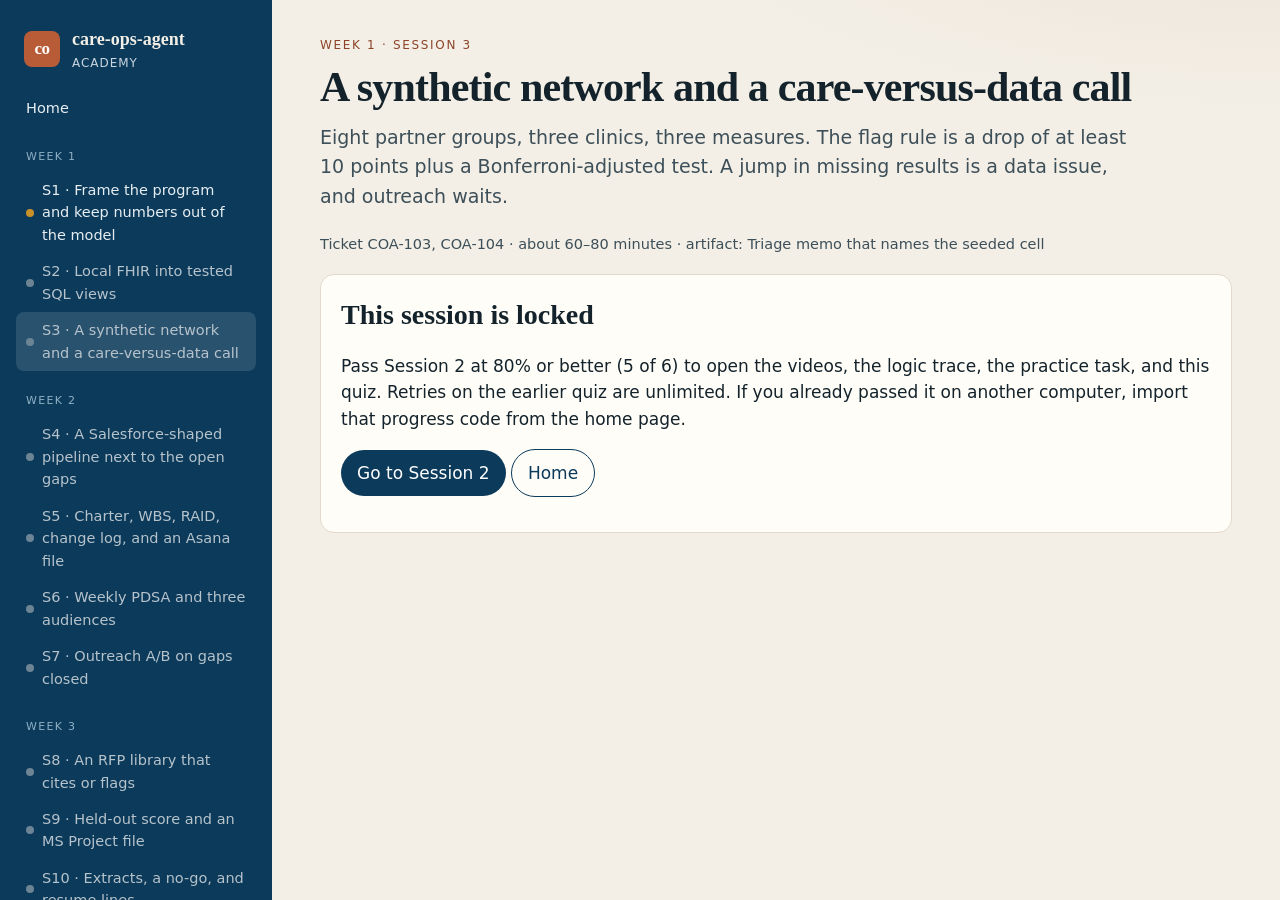
<file: academy/site/session-3.html>
<!DOCTYPE html>
<html lang="en">
<head>
<meta charset="utf-8">
<meta name="viewport" content="width=device-width, initial-scale=1">
<title>Session 3 · A synthetic network and a care-versus-data call</title>
<link rel="stylesheet" href="css/academy.css">

<script>
(function () {
  var session = 3;
  var ok = false;
  try {
    var raw = localStorage.getItem("coa-academy-progress-v1");
    var data = raw ? JSON.parse(raw) : null;
    var prev = data && data.sessions && data.sessions[String(session - 1)];
    ok = !!(prev && prev.passed);
  } catch (e) { ok = false; }
  if (!ok) document.documentElement.classList.add("is-locked");
})();
</script>
</head>
<body data-page="session" data-session="3">
<div class="app">
<aside class="nav">
<a class="brand" href="index.html"><div class="mark">co</div><div><strong>care-ops-agent</strong><span>Academy</span></div></a>
<a class="item" href="index.html">Home</a>
<div class="week">Week 1</div>
<a class="item" data-session="1" href="session-1.html"><i class="dot"></i>S1 · Frame the program and keep numbers out of the model</a>
<a class="item" data-session="2" href="session-2.html"><i class="dot"></i>S2 · Local FHIR into tested SQL views</a>
<a class="item active" data-session="3" href="session-3.html"><i class="dot"></i>S3 · A synthetic network and a care-versus-data call</a>
<div class="week">Week 2</div>
<a class="item" data-session="4" href="session-4.html"><i class="dot"></i>S4 · A Salesforce-shaped pipeline next to the open gaps</a>
<a class="item" data-session="5" href="session-5.html"><i class="dot"></i>S5 · Charter, WBS, RAID, change log, and an Asana file</a>
<a class="item" data-session="6" href="session-6.html"><i class="dot"></i>S6 · Weekly PDSA and three audiences</a>
<a class="item" data-session="7" href="session-7.html"><i class="dot"></i>S7 · Outreach A/B on gaps closed</a>
<div class="week">Week 3</div>
<a class="item" data-session="8" href="session-8.html"><i class="dot"></i>S8 · An RFP library that cites or flags</a>
<a class="item" data-session="9" href="session-9.html"><i class="dot"></i>S9 · Held-out score and an MS Project file</a>
<a class="item" data-session="10" href="session-10.html"><i class="dot"></i>S10 · Extracts, a no-go, and resume lines</a>
<div class="nav-foot" id="nav-progress">Progress stays in this browser</div>
</aside>
<main class="main">

<p class="kicker">Week 1 · Session 3</p>
<h1>A synthetic network and a care-versus-data call</h1>
<p class="lede">Eight partner groups, three clinics, three measures. The flag rule is a drop of at least 10 points plus a Bonferroni-adjusted test. A jump in missing results is a data issue, and outreach waits.</p>
<p class="note">Ticket COA-103, COA-104 · about 60–80 minutes · artifact: Triage memo that names the seeded cell</p>
<div class="lock-screen">
  <div class="panel">
    <h2>This session is locked</h2>
    <p>Pass Session 2 at 80% or better (5 of 6) to open the videos, the logic trace, the practice task, and this quiz. Retries on the earlier quiz are unlimited. If you already passed it on another computer, import that progress code from the home page.</p>
    <p><a class="button" href="session-2.html">Go to Session 2</a> <a class="button secondary" href="index.html">Home</a></p>
  </div>
</div>
<div class="lesson">
<h2>Read first</h2>
<ul><li>scenarios/README.md — baseline rates are parameters, because the public Synthea sample shows complete diabetes control.</li><li>scenarios/clinic_bp_drop.yaml and scenarios/missing_a1c_feed.yaml — one shock each.</li></ul>
<h2>Watch in this order</h2>
<p class="note">Read the architecture note, then play the clip. The note says what the file is for. The video walks the lines. Line numbers match <code>main</code> as this site was built.</p>
<article class="clip">
<h3>1. Session 3 · A network with a known shock</h3>
<div class="overview"><h4>Architecture</h4><p>network.py builds the synthetic panel and the weekly results. Partners are name seeds, patients are resampled denominator ids, and whether a visit meets the measure is drawn from the scenario, not from Synthea. Triage, the pipeline, and the PDSA loop all consume this frame. A second code path exists for scenarios that inject more than one shock, so the original four dev scenarios keep their random draws.</p></div>
<video controls preload="metadata" src="videos/session-3/01_network.mp4">
<a href="videos/session-3/01_network.mp4">Download clip 1</a>
</video>
<p class="meta">1:02 · Andrew · <a href="https://github.com/neelsrejan/care-ops-agent/blob/main/src/care_ops_agent/sim/network.py">src/care_ops_agent/sim/network.py</a> on <code>main</code></p>
</article><article class="clip">
<h3>2. Session 3 · Care gap or data issue</h3>
<div class="overview"><h4>Architecture</h4><p>triage.py decides where patients are falling behind and whether the cause is care or data. It is the consumer of the weekly frame and the producer of the memo. PDSA, the audience notes, and the eval all call it rather than reimplementing the test. The Bonferroni adjustment and the missing-result rule live here so a quiet week and a broken feed do not become the same outreach list.</p></div>
<video controls preload="metadata" src="videos/session-3/02_triage.mp4">
<a href="videos/session-3/02_triage.mp4">Download clip 2</a>
</video>
<p class="meta">0:53 · Andrew · <a href="https://github.com/neelsrejan/care-ops-agent/blob/main/src/care_ops_agent/nodes/triage.py">src/care_ops_agent/nodes/triage.py</a> on <code>main</code></p>
</article>
<h2>Logic trace</h2>
<p class="note"><a href="https://github.com/neelsrejan/care-ops-agent/blob/main/docs/sessions/session-3/LOGIC_TRACE.md">LOGIC_TRACE.md</a></p>
<div class="prose"><h1>Session 3 logic trace — network sim + care-gap triage (2026-11-03)</h1>
<p>Snapshot: <code>snapshots/session-3.zip</code>.</p>
<ol>
<li><strong>Goal.</strong> Find where patients are falling behind, and say whether it's care or data.</li>
<li><strong>Needed next.</strong> S4 joins open gaps per partner with pipeline stage.</li>
<li><strong>Libraries.</strong> numpy (seeded RNG), pandas, scipy (normal tail for the z-test), pyyaml (scenarios as data).</li>
<li><strong>Code.</strong>
   - <code>sim/network.py</code>: 8 CA acute-care facilities as SYNTHETIC partner seeds; 3 clinics each; 300 Synthea-roster patients per partner per measure; weekly visits (25%); injected truth from YAML.
   - <code>nodes/triage.py</code>:<ul>
<li>baseline (weeks 1–13) vs program (14–20) per partner and clinic cell;</li>
<li>one-sided two-proportion test with per-level Bonferroni (24 partner cells, 72 clinic cells);</li>
<li>Wilson CI; p-chart rule hits;</li>
<li>"data issue" when ≥20% of recent visits lack a result and that share jumped ≥20 points;</li>
<li>the memo goes through the guard.</li>
</ul>
</li>
<li><strong>Iterations.</strong>
   - First pass flagged a false alarm on <code>no_signal</code>, which is the multiple-comparisons problem. The fix was Bonferroni.
   - That then missed the clinic signal at 120 patients per partner per measure, so the panel went to 300 with alpha per level.
   - All 4 dev scenarios are now recovered. Because these were tuned against, this is NOT an eval result.</li>
<li><strong>Buy-in needed.</strong> Neel: ~20 min sanity check of scenarios/*.yaml and the baseline rates.</li>
<li><strong>Capability added.</strong> <code>python -m care_ops_agent.run_triage scenarios/*.yaml</code> → out/*_triage.md.</li>
<li><strong>What it proves.</strong> Prioritizing patient outreach with statistics a reviewer can check, and not sending outreach for a data problem.</li>
</ol></div>
<h2>Code on main</h2>
<p><a href="https://github.com/neelsrejan/care-ops-agent/tree/main">Browse the repository</a></p>
<ul><li><a href="https://github.com/neelsrejan/care-ops-agent/blob/main/src/care_ops_agent/sim/network.py"><code>src/care_ops_agent/sim/network.py</code></a></li><li><a href="https://github.com/neelsrejan/care-ops-agent/blob/main/src/care_ops_agent/nodes/triage.py"><code>src/care_ops_agent/nodes/triage.py</code></a></li></ul>
<h2>Practice, on a private branch</h2>
<div class="prose"><pre><code class="language-bash">pytest tests/test_triage.py
</code></pre>
<p>These four files are the dev set. They are recovered on purpose and they are not the eval score.</p>
<p><strong>Extra.</strong> Why can two clinic flags on the same partner and measure become a partner-level call?</p></div>
<h2>Quiz</h2>
<p class="note">Six questions on architecture and design. 5 of 6 to pass. Explanations show after you submit. The salted hash is a self-study speed bump, not protection.</p>
<div id="quiz"></div>
</div>

</main>
</div>
<script src="js/site-config.js"></script>
<script src="js/quiz-data.js"></script>
<script src="js/academy.js"></script>
</body>
</html>
</file>
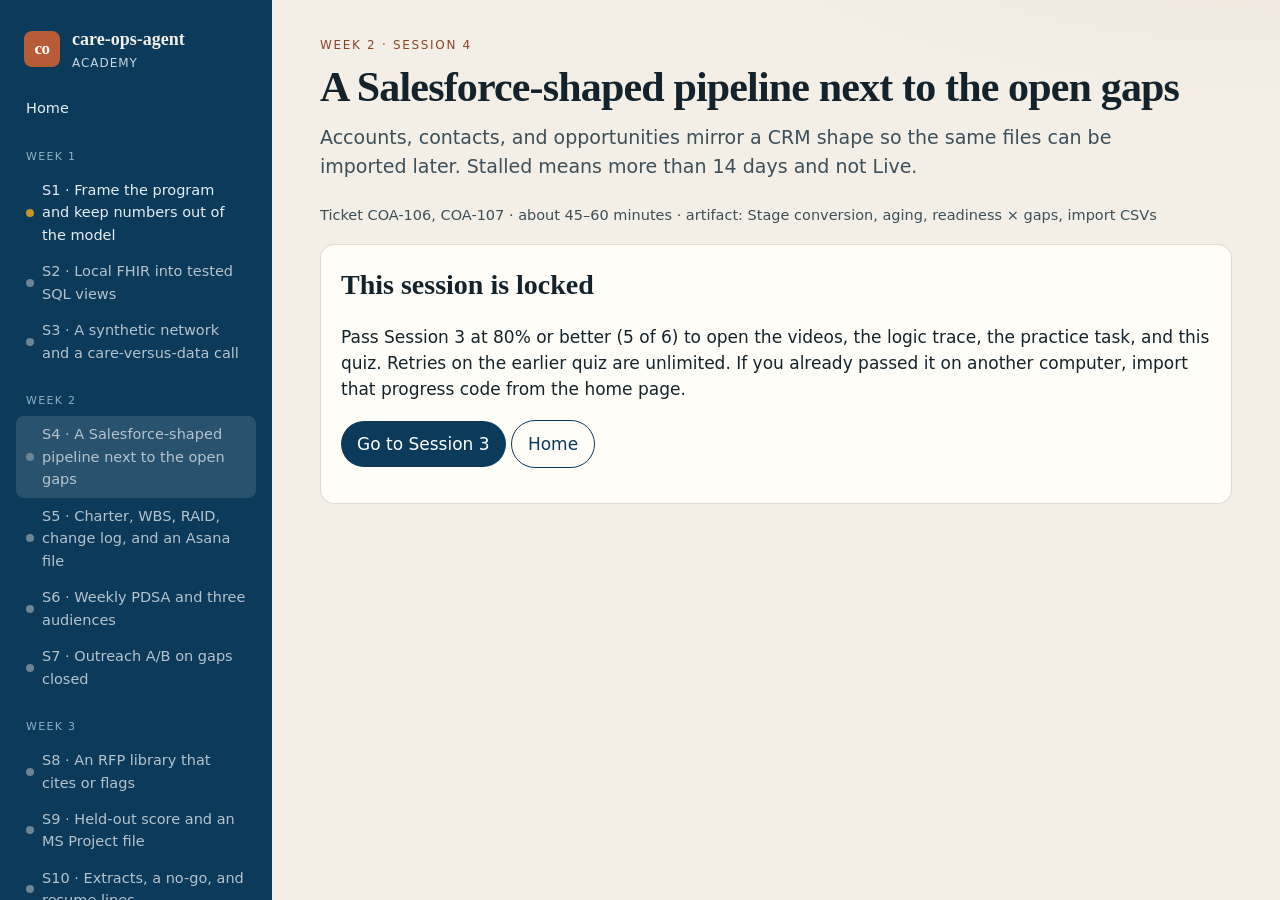
<file: academy/site/session-4.html>
<!DOCTYPE html>
<html lang="en">
<head>
<meta charset="utf-8">
<meta name="viewport" content="width=device-width, initial-scale=1">
<title>Session 4 · A Salesforce-shaped pipeline next to the open gaps</title>
<link rel="stylesheet" href="css/academy.css">

<script>
(function () {
  var session = 4;
  var ok = false;
  try {
    var raw = localStorage.getItem("coa-academy-progress-v1");
    var data = raw ? JSON.parse(raw) : null;
    var prev = data && data.sessions && data.sessions[String(session - 1)];
    ok = !!(prev && prev.passed);
  } catch (e) { ok = false; }
  if (!ok) document.documentElement.classList.add("is-locked");
})();
</script>
</head>
<body data-page="session" data-session="4">
<div class="app">
<aside class="nav">
<a class="brand" href="index.html"><div class="mark">co</div><div><strong>care-ops-agent</strong><span>Academy</span></div></a>
<a class="item" href="index.html">Home</a>
<div class="week">Week 1</div>
<a class="item" data-session="1" href="session-1.html"><i class="dot"></i>S1 · Frame the program and keep numbers out of the model</a>
<a class="item" data-session="2" href="session-2.html"><i class="dot"></i>S2 · Local FHIR into tested SQL views</a>
<a class="item" data-session="3" href="session-3.html"><i class="dot"></i>S3 · A synthetic network and a care-versus-data call</a>
<div class="week">Week 2</div>
<a class="item active" data-session="4" href="session-4.html"><i class="dot"></i>S4 · A Salesforce-shaped pipeline next to the open gaps</a>
<a class="item" data-session="5" href="session-5.html"><i class="dot"></i>S5 · Charter, WBS, RAID, change log, and an Asana file</a>
<a class="item" data-session="6" href="session-6.html"><i class="dot"></i>S6 · Weekly PDSA and three audiences</a>
<a class="item" data-session="7" href="session-7.html"><i class="dot"></i>S7 · Outreach A/B on gaps closed</a>
<div class="week">Week 3</div>
<a class="item" data-session="8" href="session-8.html"><i class="dot"></i>S8 · An RFP library that cites or flags</a>
<a class="item" data-session="9" href="session-9.html"><i class="dot"></i>S9 · Held-out score and an MS Project file</a>
<a class="item" data-session="10" href="session-10.html"><i class="dot"></i>S10 · Extracts, a no-go, and resume lines</a>
<div class="nav-foot" id="nav-progress">Progress stays in this browser</div>
</aside>
<main class="main">

<p class="kicker">Week 2 · Session 4</p>
<h1>A Salesforce-shaped pipeline next to the open gaps</h1>
<p class="lede">Accounts, contacts, and opportunities mirror a CRM shape so the same files can be imported later. Stalled means more than 14 days and not Live.</p>
<p class="note">Ticket COA-106, COA-107 · about 45–60 minutes · artifact: Stage conversion, aging, readiness × gaps, import CSVs</p>
<div class="lock-screen">
  <div class="panel">
    <h2>This session is locked</h2>
    <p>Pass Session 3 at 80% or better (5 of 6) to open the videos, the logic trace, the practice task, and this quiz. Retries on the earlier quiz are unlimited. If you already passed it on another computer, import that progress code from the home page.</p>
    <p><a class="button" href="session-3.html">Go to Session 3</a> <a class="button secondary" href="index.html">Home</a></p>
  </div>
</div>
<div class="lesson">
<h2>Read first</h2>
<ul><li>docs/adr/0004-salesforce-shaped-crm-stand-in.md</li><li>src/care_ops_agent/metrics/pipeline.py — conversion, aging, open gaps.</li></ul>
<h2>Watch in this order</h2>
<p class="note">Read the architecture note, then play the clip. The note says what the file is for. The video walks the lines. Line numbers match <code>main</code> as this site was built.</p>
<article class="clip">
<h3>1. Session 4 · A CRM shape without a login</h3>
<div class="overview"><h4>Architecture</h4><p>mock.py is the Salesforce-shaped store. Accounts, contacts, opportunities, and stage history are ordinary rows so the same files can be imported later. Pipeline metrics read these rows. The live HTTP client lives in a different module and is not called. apply_pipeline_stall is how a held-out scenario forces one opportunity to age in stage without changing the random draws of the other accounts.</p></div>
<video controls preload="metadata" src="videos/session-4/01_crm.mp4">
<a href="videos/session-4/01_crm.mp4">Download clip 1</a>
</video>
<p class="meta">0:50 · Andrew · <a href="https://github.com/neelsrejan/care-ops-agent/blob/main/src/care_ops_agent/crm/mock.py">src/care_ops_agent/crm/mock.py</a> on <code>main</code></p>
</article><article class="clip">
<h3>2. Session 4 · Stage next to open gaps</h3>
<div class="overview"><h4>Architecture</h4><p>pipeline.py answers a program question the CRM rows alone do not: who can take outreach now, and who is stuck. Conversion, aging, and open gaps are computed here in Python. The readiness view joins them. PDSA and the Tableau extract both read this view, so the definition of stalled lives in one place.</p></div>
<video controls preload="metadata" src="videos/session-4/02_pipeline.mp4">
<a href="videos/session-4/02_pipeline.mp4">Download clip 2</a>
</video>
<p class="meta">0:33 · Andrew · <a href="https://github.com/neelsrejan/care-ops-agent/blob/main/src/care_ops_agent/metrics/pipeline.py">src/care_ops_agent/metrics/pipeline.py</a> on <code>main</code></p>
</article>
<h2>Logic trace</h2>
<p class="note"><a href="https://github.com/neelsrejan/care-ops-agent/blob/main/docs/sessions/session-4/LOGIC_TRACE.md">LOGIC_TRACE.md</a></p>
<div class="prose"><h1>Session 4 logic trace — Salesforce-shaped partner pipeline (2026-11-03)</h1>
<p>Snapshot: <code>snapshots/session-4.zip</code>.</p>
<ol>
<li><strong>Goal.</strong> Know which partners can start outreach now, and where onboarding is stuck.</li>
<li><strong>Needed next.</strong> S5 controls workbook + Asana plan.</li>
<li><strong>Libraries.</strong> openpyxl (Excel output, approved instead of pptx), csv (Salesforce Data Import Wizard files, Tableau extract).</li>
<li><strong>Code.</strong>
   - <code>crm/mock.py</code>: Account/Contact/Opportunity/stage history in Salesforce shape. Stages: Prospect → Qualified → Agreement (simulated) → Data Onboarding → Live. Exports CSVs.
   - <code>metrics/pipeline.py</code>:<ul>
<li>stage counts and stage-to-stage conversion;</li>
<li>days in stage, with stalled meaning more than 14 days and not Live;</li>
<li>open gaps per partner, based on each patient's latest result;</li>
<li>readiness × gaps.</li>
<li><code>export/workbook.py</code>: banner-labeled xlsx.</li>
<li><code>run_pipeline.py</code>: writes <code>out/crm_export/</code>, the xlsx, the Tableau CSV, and account plans with a stakeholder map template.</li>
</ul>
</li>
<li><strong>Bug caught.</strong> The first run marked 13 of 14 opportunities stalled because the stage dates were generated forward from the start date. The fix gives time-in-current-stage 1–30 days.</li>
<li><strong>Buy-in needed.</strong> Neel creates a free Salesforce Developer Edition org to import the CSVs; the agent creates no accounts.</li>
<li><strong>Capability added.</strong> <code>python -m care_ops_agent.run_pipeline scenarios/clinic_bp_drop.yaml</code>.</li>
<li><strong>What it proves.</strong> CRM pipeline hygiene tied to patient outcomes (open gaps), not just deal counts.</li>
</ol></div>
<h2>Code on main</h2>
<p><a href="https://github.com/neelsrejan/care-ops-agent/tree/main">Browse the repository</a></p>
<ul><li><a href="https://github.com/neelsrejan/care-ops-agent/blob/main/src/care_ops_agent/crm/mock.py"><code>src/care_ops_agent/crm/mock.py</code></a></li><li><a href="https://github.com/neelsrejan/care-ops-agent/blob/main/src/care_ops_agent/metrics/pipeline.py"><code>src/care_ops_agent/metrics/pipeline.py</code></a></li></ul>
<h2>Practice, on a private branch</h2>
<div class="prose"><pre><code class="language-bash">pytest tests/test_pipeline.py
</code></pre>
<p><strong>Extra.</strong> Why can an account be in Data Onboarding and still be marked stalled?</p></div>
<h2>Quiz</h2>
<p class="note">Six questions on architecture and design. 5 of 6 to pass. Explanations show after you submit. The salted hash is a self-study speed bump, not protection.</p>
<div id="quiz"></div>
</div>

</main>
</div>
<script src="js/site-config.js"></script>
<script src="js/quiz-data.js"></script>
<script src="js/academy.js"></script>
</body>
</html>
</file>
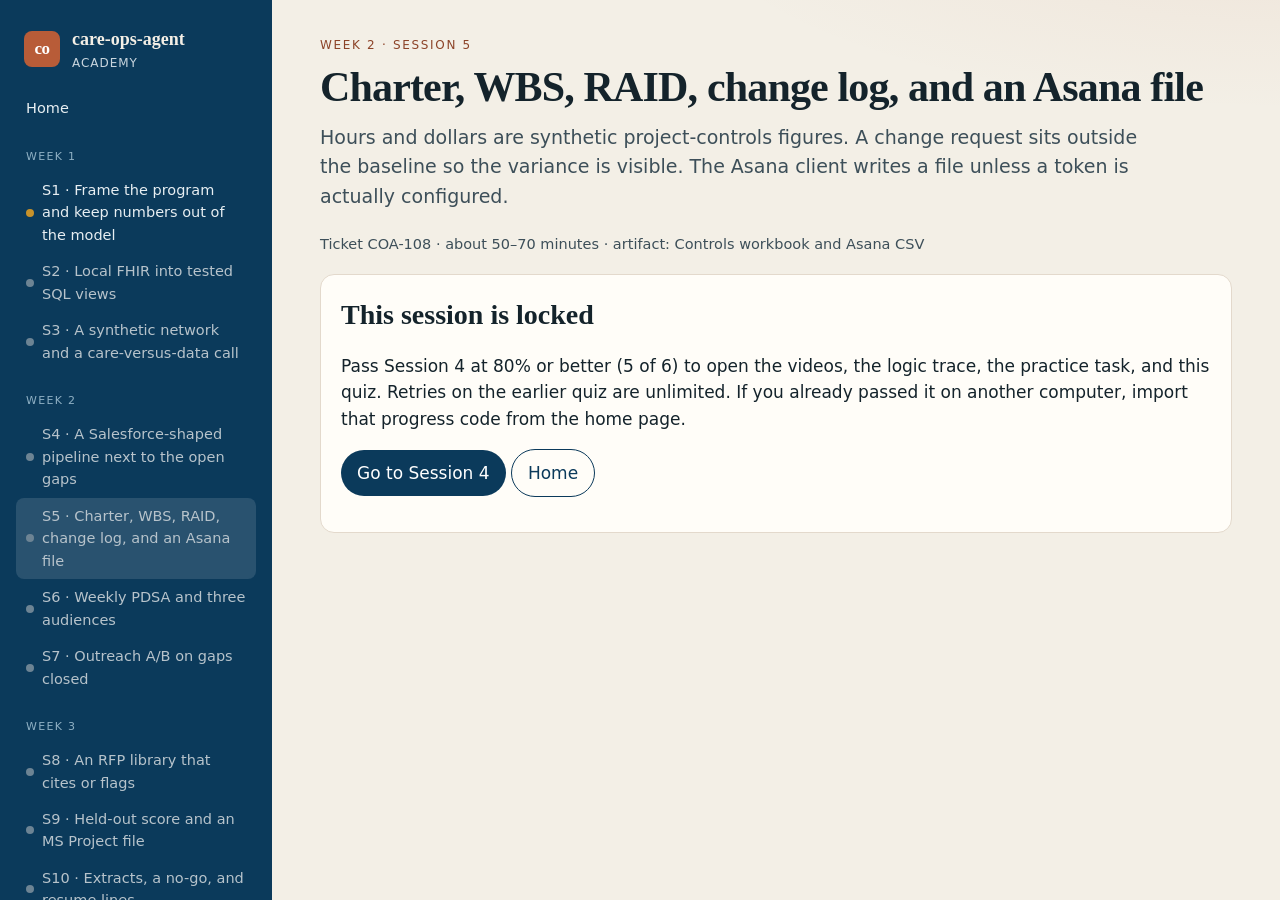
<file: academy/site/session-5.html>
<!DOCTYPE html>
<html lang="en">
<head>
<meta charset="utf-8">
<meta name="viewport" content="width=device-width, initial-scale=1">
<title>Session 5 · Charter, WBS, RAID, change log, and an Asana file</title>
<link rel="stylesheet" href="css/academy.css">

<script>
(function () {
  var session = 5;
  var ok = false;
  try {
    var raw = localStorage.getItem("coa-academy-progress-v1");
    var data = raw ? JSON.parse(raw) : null;
    var prev = data && data.sessions && data.sessions[String(session - 1)];
    ok = !!(prev && prev.passed);
  } catch (e) { ok = false; }
  if (!ok) document.documentElement.classList.add("is-locked");
})();
</script>
</head>
<body data-page="session" data-session="5">
<div class="app">
<aside class="nav">
<a class="brand" href="index.html"><div class="mark">co</div><div><strong>care-ops-agent</strong><span>Academy</span></div></a>
<a class="item" href="index.html">Home</a>
<div class="week">Week 1</div>
<a class="item" data-session="1" href="session-1.html"><i class="dot"></i>S1 · Frame the program and keep numbers out of the model</a>
<a class="item" data-session="2" href="session-2.html"><i class="dot"></i>S2 · Local FHIR into tested SQL views</a>
<a class="item" data-session="3" href="session-3.html"><i class="dot"></i>S3 · A synthetic network and a care-versus-data call</a>
<div class="week">Week 2</div>
<a class="item" data-session="4" href="session-4.html"><i class="dot"></i>S4 · A Salesforce-shaped pipeline next to the open gaps</a>
<a class="item active" data-session="5" href="session-5.html"><i class="dot"></i>S5 · Charter, WBS, RAID, change log, and an Asana file</a>
<a class="item" data-session="6" href="session-6.html"><i class="dot"></i>S6 · Weekly PDSA and three audiences</a>
<a class="item" data-session="7" href="session-7.html"><i class="dot"></i>S7 · Outreach A/B on gaps closed</a>
<div class="week">Week 3</div>
<a class="item" data-session="8" href="session-8.html"><i class="dot"></i>S8 · An RFP library that cites or flags</a>
<a class="item" data-session="9" href="session-9.html"><i class="dot"></i>S9 · Held-out score and an MS Project file</a>
<a class="item" data-session="10" href="session-10.html"><i class="dot"></i>S10 · Extracts, a no-go, and resume lines</a>
<div class="nav-foot" id="nav-progress">Progress stays in this browser</div>
</aside>
<main class="main">

<p class="kicker">Week 2 · Session 5</p>
<h1>Charter, WBS, RAID, change log, and an Asana file</h1>
<p class="lede">Hours and dollars are synthetic project-controls figures. A change request sits outside the baseline so the variance is visible. The Asana client writes a file unless a token is actually configured.</p>
<p class="note">Ticket COA-108 · about 50–70 minutes · artifact: Controls workbook and Asana CSV</p>
<div class="lock-screen">
  <div class="panel">
    <h2>This session is locked</h2>
    <p>Pass Session 4 at 80% or better (5 of 6) to open the videos, the logic trace, the practice task, and this quiz. Retries on the earlier quiz are unlimited. If you already passed it on another computer, import that progress code from the home page.</p>
    <p><a class="button" href="session-4.html">Go to Session 4</a> <a class="button secondary" href="index.html">Home</a></p>
  </div>
</div>
<div class="lesson">
<h2>Read first</h2>
<ul><li>docs/adr/0005-offline-asana-and-salesforce.md</li><li>docs/samples/program_controls.xlsx — open the RAID and the change log.</li></ul>
<h2>Watch in this order</h2>
<p class="note">Read the architecture note, then play the clip. The note says what the file is for. The video walks the lines. Line numbers match <code>main</code> as this site was built.</p>
<article class="clip">
<h3>1. Session 5 · One schedule, several sheets</h3>
<div class="overview"><h4>Architecture</h4><p>plan.py is the source of truth for the charter, the WBS, the RAID log, the change log, the burn, and the capacity check. Excel, MS Project XML, and the Asana file are views of this object. Hours times a synthetic rate produce the dollars. An approved change stays outside the baseline so the variance is a calculated difference, not an edited cell.</p></div>
<video controls preload="metadata" src="videos/session-5/01_plan.mp4">
<a href="videos/session-5/01_plan.mp4">Download clip 1</a>
</video>
<p class="meta">1:08 · Andrew · <a href="https://github.com/neelsrejan/care-ops-agent/blob/main/src/care_ops_agent/controls/plan.py">src/care_ops_agent/controls/plan.py</a> on <code>main</code></p>
</article><article class="clip">
<h3>2. Session 5 · A tracker file, and a live client that waits</h3>
<div class="overview"><h4>Architecture</h4><p>asana.py is the boundary with the tracker. The offline client writes a CSV and SIM identifiers so a reviewer can see that no board was updated. The live client knows the REST shape and reads the token from the environment. The demo and the tests construct only the offline client. Switching later is an environment variable, not a rewrite.</p></div>
<video controls preload="metadata" src="videos/session-5/02_asana.mp4">
<a href="videos/session-5/02_asana.mp4">Download clip 2</a>
</video>
<p class="meta">0:44 · Andrew · <a href="https://github.com/neelsrejan/care-ops-agent/blob/main/src/care_ops_agent/pm/asana.py">src/care_ops_agent/pm/asana.py</a> on <code>main</code></p>
</article>
<h2>Logic trace</h2>
<p class="note"><a href="https://github.com/neelsrejan/care-ops-agent/blob/main/docs/sessions/session-5/LOGIC_TRACE.md">LOGIC_TRACE.md</a></p>
<div class="prose"><h1>Session 5 logic trace — program controls and the Asana stand-in</h1>
<ol>
<li><strong>Goal.</strong> Give the simulated program a charter, a dated WBS, a RAID log, a change log, and a budget that a reviewer can open in Excel, plus a task file Asana can import.</li>
<li><strong>Needed next.</strong> The weekly PDSA loop that spends those tasks (S6).</li>
<li><strong>Libraries.</strong> openpyxl for the workbook. The standard library for dates and, later, MS Project XML. No Asana SDK.</li>
<li><strong>Code.</strong> <code>controls/plan.py</code> schedules business days from Monday 2026-11-02, prices each leaf at a synthetic hourly rate, and refuses a plan whose assigned hours exceed funded capacity. CR-001 (lab-feed remediation) is outside the baseline, so forecast = baseline + change. <code>pm/asana.py</code> writes <code>SIM-</code> tasks and a CSV. <code>ASANA_BACKEND=live</code> is a separate class that reads <code>ASANA_ACCESS_TOKEN</code> and is not called here.</li>
<li><strong>Docs.</strong> ADR 0005. Sample workbook in <code>docs/samples/</code>.</li>
<li><strong>Buy-in.</strong> A live Asana workspace needs Neel's token. The CSV is the deliverable until then.</li>
<li><strong>Capability added.</strong> <code>python -m care_ops_agent.run_program</code> writes <code>out/program_controls.xlsx</code> and <code>out/asana/asana_import.csv</code>.</li>
<li><strong>What it proves.</strong> Project controls (WBS, RAID, change control, budget burn, capacity) on a synthetic care-gap program, with the dollars computed rather than typed into the narrative.</li>
</ol></div>
<h2>Code on main</h2>
<p><a href="https://github.com/neelsrejan/care-ops-agent/tree/main">Browse the repository</a></p>
<ul><li><a href="https://github.com/neelsrejan/care-ops-agent/blob/main/src/care_ops_agent/controls/plan.py"><code>src/care_ops_agent/controls/plan.py</code></a></li><li><a href="https://github.com/neelsrejan/care-ops-agent/blob/main/src/care_ops_agent/pm/asana.py"><code>src/care_ops_agent/pm/asana.py</code></a></li></ul>
<h2>Practice, on a private branch</h2>
<div class="prose"><pre><code class="language-bash">pytest tests/test_controls.py tests/test_clients.py
</code></pre>
<p><strong>Extra.</strong> What happens to the forecast if CR-001 is folded into the baseline instead of kept beside it?</p></div>
<h2>Quiz</h2>
<p class="note">Six questions on architecture and design. 5 of 6 to pass. Explanations show after you submit. The salted hash is a self-study speed bump, not protection.</p>
<div id="quiz"></div>
</div>

</main>
</div>
<script src="js/site-config.js"></script>
<script src="js/quiz-data.js"></script>
<script src="js/academy.js"></script>
</body>
</html>
</file>
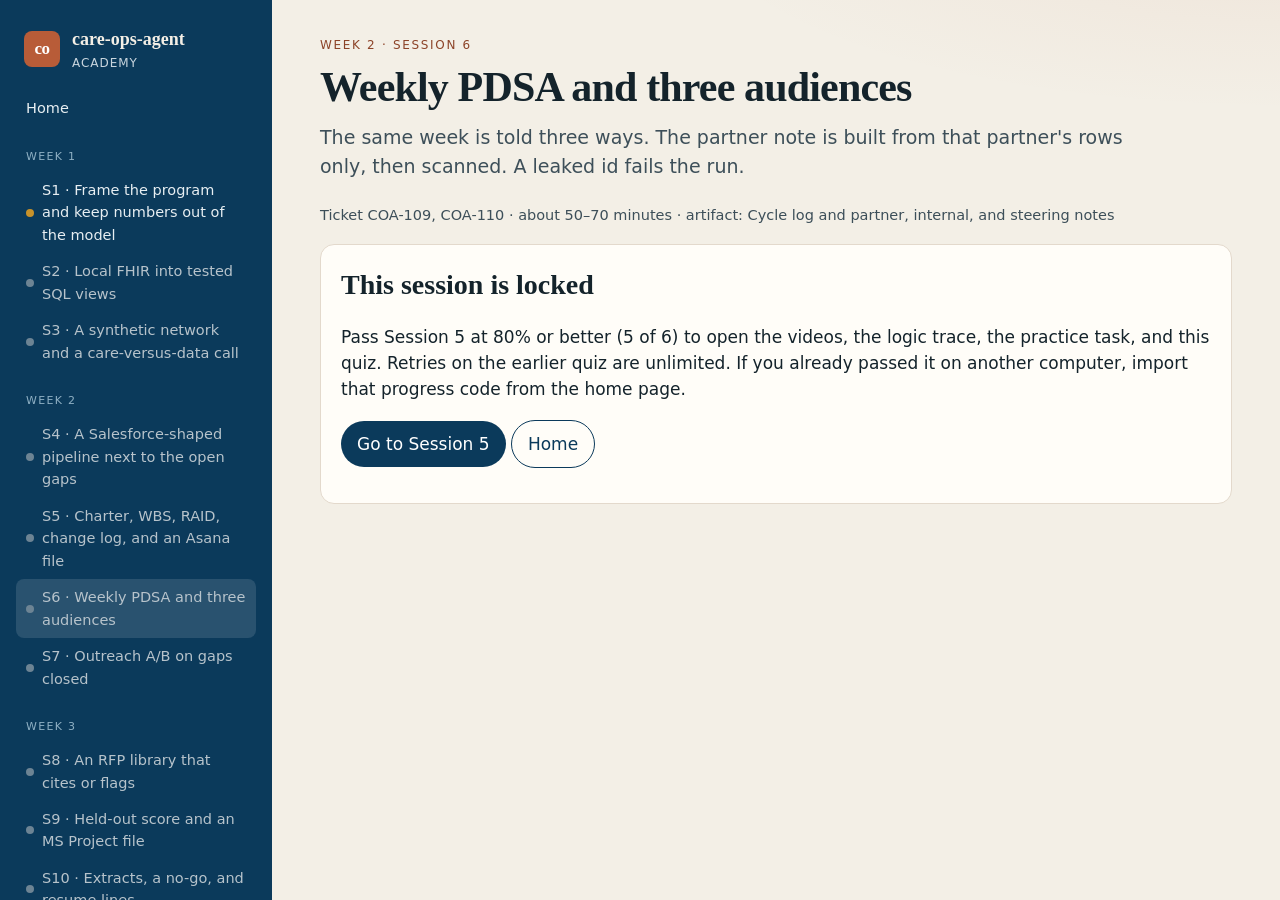
<file: academy/site/session-6.html>
<!DOCTYPE html>
<html lang="en">
<head>
<meta charset="utf-8">
<meta name="viewport" content="width=device-width, initial-scale=1">
<title>Session 6 · Weekly PDSA and three audiences</title>
<link rel="stylesheet" href="css/academy.css">

<script>
(function () {
  var session = 6;
  var ok = false;
  try {
    var raw = localStorage.getItem("coa-academy-progress-v1");
    var data = raw ? JSON.parse(raw) : null;
    var prev = data && data.sessions && data.sessions[String(session - 1)];
    ok = !!(prev && prev.passed);
  } catch (e) { ok = false; }
  if (!ok) document.documentElement.classList.add("is-locked");
})();
</script>
</head>
<body data-page="session" data-session="6">
<div class="app">
<aside class="nav">
<a class="brand" href="index.html"><div class="mark">co</div><div><strong>care-ops-agent</strong><span>Academy</span></div></a>
<a class="item" href="index.html">Home</a>
<div class="week">Week 1</div>
<a class="item" data-session="1" href="session-1.html"><i class="dot"></i>S1 · Frame the program and keep numbers out of the model</a>
<a class="item" data-session="2" href="session-2.html"><i class="dot"></i>S2 · Local FHIR into tested SQL views</a>
<a class="item" data-session="3" href="session-3.html"><i class="dot"></i>S3 · A synthetic network and a care-versus-data call</a>
<div class="week">Week 2</div>
<a class="item" data-session="4" href="session-4.html"><i class="dot"></i>S4 · A Salesforce-shaped pipeline next to the open gaps</a>
<a class="item" data-session="5" href="session-5.html"><i class="dot"></i>S5 · Charter, WBS, RAID, change log, and an Asana file</a>
<a class="item active" data-session="6" href="session-6.html"><i class="dot"></i>S6 · Weekly PDSA and three audiences</a>
<a class="item" data-session="7" href="session-7.html"><i class="dot"></i>S7 · Outreach A/B on gaps closed</a>
<div class="week">Week 3</div>
<a class="item" data-session="8" href="session-8.html"><i class="dot"></i>S8 · An RFP library that cites or flags</a>
<a class="item" data-session="9" href="session-9.html"><i class="dot"></i>S9 · Held-out score and an MS Project file</a>
<a class="item" data-session="10" href="session-10.html"><i class="dot"></i>S10 · Extracts, a no-go, and resume lines</a>
<div class="nav-foot" id="nav-progress">Progress stays in this browser</div>
</aside>
<main class="main">

<p class="kicker">Week 2 · Session 6</p>
<h1>Weekly PDSA and three audiences</h1>
<p class="lede">The same week is told three ways. The partner note is built from that partner&#x27;s rows only, then scanned. A leaked id fails the run.</p>
<p class="note">Ticket COA-109, COA-110 · about 50–70 minutes · artifact: Cycle log and partner, internal, and steering notes</p>
<div class="lock-screen">
  <div class="panel">
    <h2>This session is locked</h2>
    <p>Pass Session 5 at 80% or better (5 of 6) to open the videos, the logic trace, the practice task, and this quiz. Retries on the earlier quiz are unlimited. If you already passed it on another computer, import that progress code from the home page.</p>
    <p><a class="button" href="session-5.html">Go to Session 5</a> <a class="button secondary" href="index.html">Home</a></p>
  </div>
</div>
<div class="lesson">
<h2>Read first</h2>
<ul><li>docs/PERMISSIONS.md</li><li>docs/samples/updates/ — compare P1.md with steering.md.</li></ul>
<h2>Watch in this order</h2>
<p class="note">Read the architecture note, then play the clip. The note says what the file is for. The video walks the lines. Line numbers match <code>main</code> as this site was built.</p>
<article class="clip">
<h3>1. Session 6 · A week is a cycle</h3>
<div class="overview"><h4>Architecture</h4><p>cycle.py turns the triage output into plan, do, study, and act for each program week. It does not invent a new statistic. It reuses analyze on the results up to that week, then chooses adopt, adapt, or abandon from the flags. The sentence it writes still goes through the fidelity guard, so the cycle log cannot drift from the counts.</p></div>
<video controls preload="metadata" src="videos/session-6/01_pdsa.mp4">
<a href="videos/session-6/01_pdsa.mp4">Download clip 1</a>
</video>
<p class="meta">0:39 · Andrew · <a href="https://github.com/neelsrejan/care-ops-agent/blob/main/src/care_ops_agent/pdsa/cycle.py">src/care_ops_agent/pdsa/cycle.py</a> on <code>main</code></p>
</article><article class="clip">
<h3>2. Session 6 · Three views, one analysis</h3>
<div class="overview"><h4>Architecture</h4><p>audience.py is the permissions boundary. Steering, internal, and partner notes are rendered from the same analysis, but the partner function only receives that partner&#x27;s rows. A scan then looks for every other partner id. The matrix at the top is the spec the renderer is supposed to obey. A leak fails the eval even if the triage was right.</p></div>
<video controls preload="metadata" src="videos/session-6/02_audience.mp4">
<a href="videos/session-6/02_audience.mp4">Download clip 2</a>
</video>
<p class="meta">0:45 · Andrew · <a href="https://github.com/neelsrejan/care-ops-agent/blob/main/src/care_ops_agent/pdsa/audience.py">src/care_ops_agent/pdsa/audience.py</a> on <code>main</code></p>
</article>
<h2>Logic trace</h2>
<p class="note"><a href="https://github.com/neelsrejan/care-ops-agent/blob/main/docs/sessions/session-6/LOGIC_TRACE.md">LOGIC_TRACE.md</a></p>
<div class="prose"><h1>Session 6 logic trace — PDSA and three audiences</h1>
<ol>
<li><strong>Goal.</strong> Turn each program week into plan / do / study / act, and write three updates from the same facts without leaking another partner into a partner note.</li>
<li><strong>Needed next.</strong> An outreach experiment that is itself a PDSA cycle (S7).</li>
<li><strong>Libraries.</strong> The existing triage functions and the numeric-fidelity guard. No new service.</li>
<li><strong>Code.</strong> <code>pdsa/cycle.py</code> reruns triage on results up to that week. A data-issue flag adapts the plan (hold outreach, check the feed). A care-gap flag adopts targeted outreach. A cleared flag abandons the extra work. <code>pdsa/audience.py</code> holds the permissions matrix. Partner text is built only from that partner's rows, then scanned for every other partner id and name.</li>
<li><strong>Docs.</strong> <code>docs/PERMISSIONS.md</code> matches the matrix in code.</li>
<li><strong>Buy-in.</strong> None for the offline path. A real Salesforce sharing rule would replace the matrix later, not the leak check.</li>
<li><strong>Capability added.</strong> Partner, internal, and steering notes under <code>out/updates/</code>.</li>
<li><strong>What it proves.</strong> Per-audience reporting where the filter is the control, and a leaked partner id fails the run.</li>
</ol></div>
<h2>Code on main</h2>
<p><a href="https://github.com/neelsrejan/care-ops-agent/tree/main">Browse the repository</a></p>
<ul><li><a href="https://github.com/neelsrejan/care-ops-agent/blob/main/src/care_ops_agent/pdsa/cycle.py"><code>src/care_ops_agent/pdsa/cycle.py</code></a></li><li><a href="https://github.com/neelsrejan/care-ops-agent/blob/main/src/care_ops_agent/pdsa/audience.py"><code>src/care_ops_agent/pdsa/audience.py</code></a></li></ul>
<h2>Practice, on a private branch</h2>
<div class="prose"><pre><code class="language-bash">pytest tests/test_pdsa_ab_rfp.py::test_pdsa_and_partner_filter_on_the_program_story
</code></pre>
<p><strong>Extra.</strong> Why is abandon used when a flag clears, and not on a week that was quiet from the start?</p></div>
<h2>Quiz</h2>
<p class="note">Six questions on architecture and design. 5 of 6 to pass. Explanations show after you submit. The salted hash is a self-study speed bump, not protection.</p>
<div id="quiz"></div>
</div>

</main>
</div>
<script src="js/site-config.js"></script>
<script src="js/quiz-data.js"></script>
<script src="js/academy.js"></script>
</body>
</html>
</file>
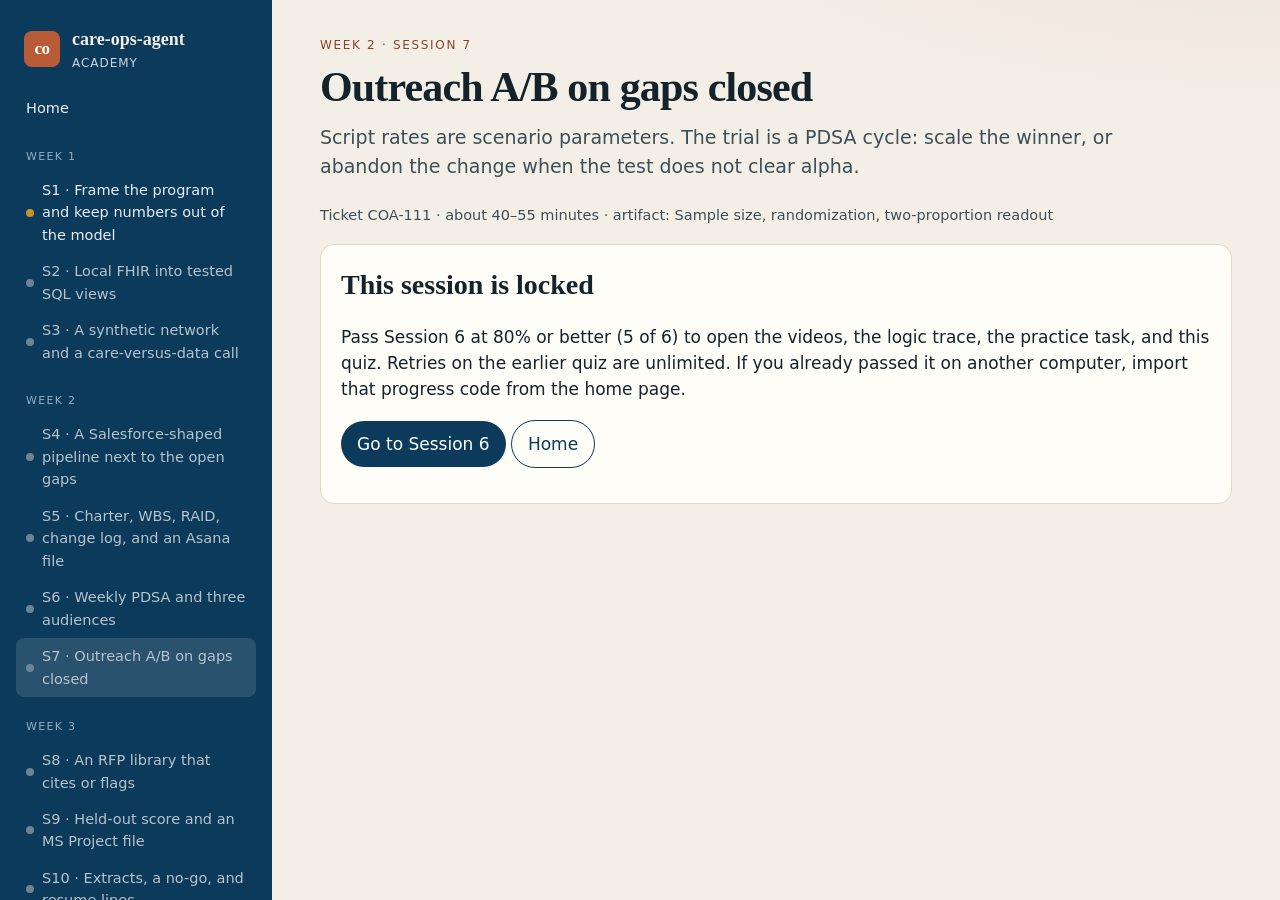
<file: academy/site/session-7.html>
<!DOCTYPE html>
<html lang="en">
<head>
<meta charset="utf-8">
<meta name="viewport" content="width=device-width, initial-scale=1">
<title>Session 7 · Outreach A/B on gaps closed</title>
<link rel="stylesheet" href="css/academy.css">

<script>
(function () {
  var session = 7;
  var ok = false;
  try {
    var raw = localStorage.getItem("coa-academy-progress-v1");
    var data = raw ? JSON.parse(raw) : null;
    var prev = data && data.sessions && data.sessions[String(session - 1)];
    ok = !!(prev && prev.passed);
  } catch (e) { ok = false; }
  if (!ok) document.documentElement.classList.add("is-locked");
})();
</script>
</head>
<body data-page="session" data-session="7">
<div class="app">
<aside class="nav">
<a class="brand" href="index.html"><div class="mark">co</div><div><strong>care-ops-agent</strong><span>Academy</span></div></a>
<a class="item" href="index.html">Home</a>
<div class="week">Week 1</div>
<a class="item" data-session="1" href="session-1.html"><i class="dot"></i>S1 · Frame the program and keep numbers out of the model</a>
<a class="item" data-session="2" href="session-2.html"><i class="dot"></i>S2 · Local FHIR into tested SQL views</a>
<a class="item" data-session="3" href="session-3.html"><i class="dot"></i>S3 · A synthetic network and a care-versus-data call</a>
<div class="week">Week 2</div>
<a class="item" data-session="4" href="session-4.html"><i class="dot"></i>S4 · A Salesforce-shaped pipeline next to the open gaps</a>
<a class="item" data-session="5" href="session-5.html"><i class="dot"></i>S5 · Charter, WBS, RAID, change log, and an Asana file</a>
<a class="item" data-session="6" href="session-6.html"><i class="dot"></i>S6 · Weekly PDSA and three audiences</a>
<a class="item active" data-session="7" href="session-7.html"><i class="dot"></i>S7 · Outreach A/B on gaps closed</a>
<div class="week">Week 3</div>
<a class="item" data-session="8" href="session-8.html"><i class="dot"></i>S8 · An RFP library that cites or flags</a>
<a class="item" data-session="9" href="session-9.html"><i class="dot"></i>S9 · Held-out score and an MS Project file</a>
<a class="item" data-session="10" href="session-10.html"><i class="dot"></i>S10 · Extracts, a no-go, and resume lines</a>
<div class="nav-foot" id="nav-progress">Progress stays in this browser</div>
</aside>
<main class="main">

<p class="kicker">Week 2 · Session 7</p>
<h1>Outreach A/B on gaps closed</h1>
<p class="lede">Script rates are scenario parameters. The trial is a PDSA cycle: scale the winner, or abandon the change when the test does not clear alpha.</p>
<p class="note">Ticket COA-111 · about 40–55 minutes · artifact: Sample size, randomization, two-proportion readout</p>
<div class="lock-screen">
  <div class="panel">
    <h2>This session is locked</h2>
    <p>Pass Session 6 at 80% or better (5 of 6) to open the videos, the logic trace, the practice task, and this quiz. Retries on the earlier quiz are unlimited. If you already passed it on another computer, import that progress code from the home page.</p>
    <p><a class="button" href="session-6.html">Go to Session 6</a> <a class="button secondary" href="index.html">Home</a></p>
  </div>
</div>
<div class="lesson">
<h2>Read first</h2>
<ul><li>src/care_ops_agent/experiment/ab.py — the size formula and the decision rule.</li></ul>
<h2>Watch in this order</h2>
<p class="note">Read the architecture note, then play the clip. The note says what the file is for. The video walks the lines. Line numbers match <code>main</code> as this site was built.</p>
<article class="clip">
<h3>1. Session 7 · Size the test before the draw</h3>
<div class="overview"><h4>Architecture</h4><p>ab.py is the outreach experiment. It is a PDSA cycle, not a side spreadsheet. The sample size is a normal approximation from the two planned rates. The draw happens after. Eval repeats the trial so one lucky seed is not the resume line. A null trial reuses the size, because the formula cannot divide by a zero difference.</p></div>
<video controls preload="metadata" src="videos/session-7/01_power.mp4">
<a href="videos/session-7/01_power.mp4">Download clip 1</a>
</video>
<p class="meta">0:33 · Andrew · <a href="https://github.com/neelsrejan/care-ops-agent/blob/main/src/care_ops_agent/experiment/ab.py">src/care_ops_agent/experiment/ab.py</a> on <code>main</code></p>
</article><article class="clip">
<h3>2. Session 7 · Randomize, then decide</h3>
<div class="overview"><h4>Architecture</h4><p>The second half of the same module is the trial itself and the bridge back to PDSA. Arms are shuffled first, then each synthetic patient draws an outcome at that arm&#x27;s rate. The decision is scale B, scale A, or no difference. pdsa_from_trial maps a winner to adopt and a null result to abandon, so the experiment does not become a permanent change just because it was run.</p></div>
<video controls preload="metadata" src="videos/session-7/02_trial.mp4">
<a href="videos/session-7/02_trial.mp4">Download clip 2</a>
</video>
<p class="meta">0:28 · Andrew · <a href="https://github.com/neelsrejan/care-ops-agent/blob/main/src/care_ops_agent/experiment/ab.py">src/care_ops_agent/experiment/ab.py</a> on <code>main</code></p>
</article>
<h2>Logic trace</h2>
<p class="note"><a href="https://github.com/neelsrejan/care-ops-agent/blob/main/docs/sessions/session-7/LOGIC_TRACE.md">LOGIC_TRACE.md</a></p>
<div class="prose"><h1>Session 7 logic trace — outreach A/B as a PDSA cycle</h1>
<ol>
<li><strong>Goal.</strong> Size a two-arm outreach test, randomize synthetic patients, and read gaps closed. Recover a seeded effect. Stay quiet when the two scripts match.</li>
<li><strong>Needed next.</strong> A place to file the method when a payer asks (S8).</li>
<li><strong>Libraries.</strong> numpy for the draws, scipy for the normal quantiles and the two-proportion p-value. No experiment platform.</li>
<li><strong>Code.</strong> <code>experiment/ab.py</code> computes the equal-arm sample size for a two-sided test at 90% power, shuffles arm labels, and draws a closed-gap outcome per patient. The decision is scale B, scale A, or no difference. <code>pdsa_from_trial</code> maps that decision onto adopt or abandon so the test is a PDSA cycle, not a side analysis.</li>
<li><strong>Docs.</strong> The seeded rates (0.22 and 0.48, null 0.35) are scenario parameters, not Synthea outputs.</li>
<li><strong>Buy-in.</strong> None. There is no live outreach vendor.</li>
<li><strong>Capability added.</strong> <code>out/ab_trial.json</code>, and the repeat counts in the eval report.</li>
<li><strong>What it proves.</strong> Power, randomization, and a readout whose numbers are not written by a model.</li>
</ol></div>
<h2>Code on main</h2>
<p><a href="https://github.com/neelsrejan/care-ops-agent/tree/main">Browse the repository</a></p>
<ul><li><a href="https://github.com/neelsrejan/care-ops-agent/blob/main/src/care_ops_agent/experiment/ab.py"><code>src/care_ops_agent/experiment/ab.py</code></a></li></ul>
<h2>Practice, on a private branch</h2>
<div class="prose"><pre><code class="language-bash">pytest tests/test_pdsa_ab_rfp.py::test_ab_power_recovers_effect_and_reports_null
</code></pre>
<p><strong>Extra.</strong> Why can't the null trial ask the sample-size formula for a number?</p></div>
<h2>Quiz</h2>
<p class="note">Six questions on architecture and design. 5 of 6 to pass. Explanations show after you submit. The salted hash is a self-study speed bump, not protection.</p>
<div id="quiz"></div>
</div>

</main>
</div>
<script src="js/site-config.js"></script>
<script src="js/quiz-data.js"></script>
<script src="js/academy.js"></script>
</body>
</html>
</file>
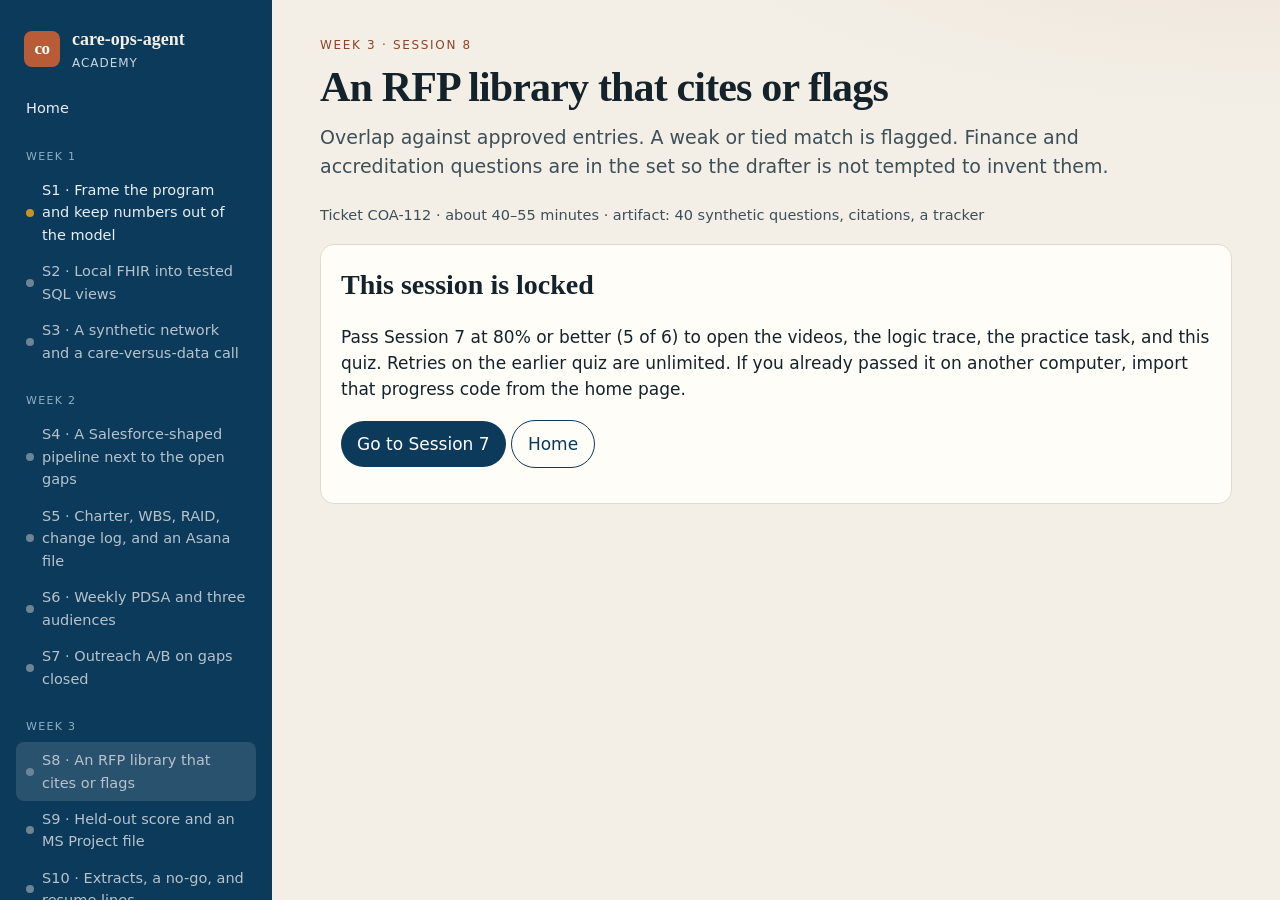
<file: academy/site/session-8.html>
<!DOCTYPE html>
<html lang="en">
<head>
<meta charset="utf-8">
<meta name="viewport" content="width=device-width, initial-scale=1">
<title>Session 8 · An RFP library that cites or flags</title>
<link rel="stylesheet" href="css/academy.css">

<script>
(function () {
  var session = 8;
  var ok = false;
  try {
    var raw = localStorage.getItem("coa-academy-progress-v1");
    var data = raw ? JSON.parse(raw) : null;
    var prev = data && data.sessions && data.sessions[String(session - 1)];
    ok = !!(prev && prev.passed);
  } catch (e) { ok = false; }
  if (!ok) document.documentElement.classList.add("is-locked");
})();
</script>
</head>
<body data-page="session" data-session="8">
<div class="app">
<aside class="nav">
<a class="brand" href="index.html"><div class="mark">co</div><div><strong>care-ops-agent</strong><span>Academy</span></div></a>
<a class="item" href="index.html">Home</a>
<div class="week">Week 1</div>
<a class="item" data-session="1" href="session-1.html"><i class="dot"></i>S1 · Frame the program and keep numbers out of the model</a>
<a class="item" data-session="2" href="session-2.html"><i class="dot"></i>S2 · Local FHIR into tested SQL views</a>
<a class="item" data-session="3" href="session-3.html"><i class="dot"></i>S3 · A synthetic network and a care-versus-data call</a>
<div class="week">Week 2</div>
<a class="item" data-session="4" href="session-4.html"><i class="dot"></i>S4 · A Salesforce-shaped pipeline next to the open gaps</a>
<a class="item" data-session="5" href="session-5.html"><i class="dot"></i>S5 · Charter, WBS, RAID, change log, and an Asana file</a>
<a class="item" data-session="6" href="session-6.html"><i class="dot"></i>S6 · Weekly PDSA and three audiences</a>
<a class="item" data-session="7" href="session-7.html"><i class="dot"></i>S7 · Outreach A/B on gaps closed</a>
<div class="week">Week 3</div>
<a class="item active" data-session="8" href="session-8.html"><i class="dot"></i>S8 · An RFP library that cites or flags</a>
<a class="item" data-session="9" href="session-9.html"><i class="dot"></i>S9 · Held-out score and an MS Project file</a>
<a class="item" data-session="10" href="session-10.html"><i class="dot"></i>S10 · Extracts, a no-go, and resume lines</a>
<div class="nav-foot" id="nav-progress">Progress stays in this browser</div>
</aside>
<main class="main">

<p class="kicker">Week 3 · Session 8</p>
<h1>An RFP library that cites or flags</h1>
<p class="lede">Overlap against approved entries. A weak or tied match is flagged. Finance and accreditation questions are in the set so the drafter is not tempted to invent them.</p>
<p class="note">Ticket COA-112 · about 40–55 minutes · artifact: 40 synthetic questions, citations, a tracker</p>
<div class="lock-screen">
  <div class="panel">
    <h2>This session is locked</h2>
    <p>Pass Session 7 at 80% or better (5 of 6) to open the videos, the logic trace, the practice task, and this quiz. Retries on the earlier quiz are unlimited. If you already passed it on another computer, import that progress code from the home page.</p>
    <p><a class="button" href="session-7.html">Go to Session 7</a> <a class="button secondary" href="index.html">Home</a></p>
  </div>
</div>
<div class="lesson">
<h2>Read first</h2>
<ul><li>docs/sessions/session-8/LOGIC_TRACE.md</li><li>docs/samples/rfp_tracker.xlsx</li></ul>
<h2>Watch in this order</h2>
<p class="note">Read the architecture note, then play the clip. The note says what the file is for. The video walks the lines. Line numbers match <code>main</code> as this site was built.</p>
<article class="clip">
<h3>1. Session 8 · Cite an entry or flag the question</h3>
<div class="overview"><h4>Architecture</h4><p>library.py is the retrieval boundary. Questions come from the bank. Scoring is token overlap against the approved title and body. There is no embedding call. A weak or tied score is flagged so the closest entry is not automatically an answer. A cited draft must contain the entry id, which is what a reviewer can check.</p></div>
<video controls preload="metadata" src="videos/session-8/01_library.mp4">
<a href="videos/session-8/01_library.mp4">Download clip 1</a>
</video>
<p class="meta">0:44 · Andrew · <a href="https://github.com/neelsrejan/care-ops-agent/blob/main/src/care_ops_agent/rfp/library.py">src/care_ops_agent/rfp/library.py</a> on <code>main</code></p>
</article><article class="clip">
<h3>2. Session 8 · The only sentences a draft may use</h3>
<div class="overview"><h4>Architecture</h4><p>bank.py is the content boundary. The retriever does not own the wording. Eighteen entries cover the measures, the guard, the feeds, the pipeline, the experiment, and the decision not to upload FHIR. Forty questions include four that the library should refuse: a loss ratio, malpractice, accreditation, and a dividend. Those exist so a confident draft cannot wander into claims this project does not make.</p></div>
<video controls preload="metadata" src="videos/session-8/02_bank.mp4">
<a href="videos/session-8/02_bank.mp4">Download clip 2</a>
</video>
<p class="meta">0:35 · Andrew · <a href="https://github.com/neelsrejan/care-ops-agent/blob/main/src/care_ops_agent/rfp/bank.py">src/care_ops_agent/rfp/bank.py</a> on <code>main</code></p>
</article>
<h2>Logic trace</h2>
<p class="note"><a href="https://github.com/neelsrejan/care-ops-agent/blob/main/docs/sessions/session-8/LOGIC_TRACE.md">LOGIC_TRACE.md</a></p>
<div class="prose"><h1>Session 8 logic trace — RFP response library</h1>
<ol>
<li><strong>Goal.</strong> Answer a synthetic payer questionnaire only from approved entries, and flag everything else.</li>
<li><strong>Needed next.</strong> A score for the rest of the agent (S9).</li>
<li><strong>Libraries.</strong> The standard library for tokens. No embedding API.</li>
<li><strong>Code.</strong> <code>rfp/bank.py</code> holds 18 approved entries and 40 questions (36 in library, 4 deliberately outside: medical-loss ratio, malpractice, Joint Commission, a dividend). <code>rfp/library.py</code> scores token overlap. A hit must clear a threshold and a margin over the runner-up, or the question is flagged. A cited draft must contain the entry id. The tracker assigns a synthetic owner role and a due date. It does not invent a person's name.</li>
<li><strong>Docs.</strong> The workbook <code>out/rfp_tracker.xlsx</code>.</li>
<li><strong>Buy-in.</strong> A real RFP library would be reviewed by counsel. This one is a simulation of the workflow.</li>
<li><strong>Capability added.</strong> Retrieval that refuses to answer when the library does not cover the question.</li>
<li><strong>What it proves.</strong> Proposal hygiene: cite or flag. The four out-of-scope questions are the test that the drafter does not improvise finance or accreditation claims.</li>
</ol></div>
<h2>Code on main</h2>
<p><a href="https://github.com/neelsrejan/care-ops-agent/tree/main">Browse the repository</a></p>
<ul><li><a href="https://github.com/neelsrejan/care-ops-agent/blob/main/src/care_ops_agent/rfp/library.py"><code>src/care_ops_agent/rfp/library.py</code></a></li><li><a href="https://github.com/neelsrejan/care-ops-agent/blob/main/src/care_ops_agent/rfp/bank.py"><code>src/care_ops_agent/rfp/bank.py</code></a></li></ul>
<h2>Practice, on a private branch</h2>
<div class="prose"><pre><code class="language-bash">pytest tests/test_pdsa_ab_rfp.py::test_rfp_library_cites_or_flags
</code></pre>
<p><strong>Extra.</strong> What would a closer-but-wrong entry do if the margin rule were removed?</p></div>
<h2>Quiz</h2>
<p class="note">Six questions on architecture and design. 5 of 6 to pass. Explanations show after you submit. The salted hash is a self-study speed bump, not protection.</p>
<div id="quiz"></div>
</div>

</main>
</div>
<script src="js/site-config.js"></script>
<script src="js/quiz-data.js"></script>
<script src="js/academy.js"></script>
</body>
</html>
</file>
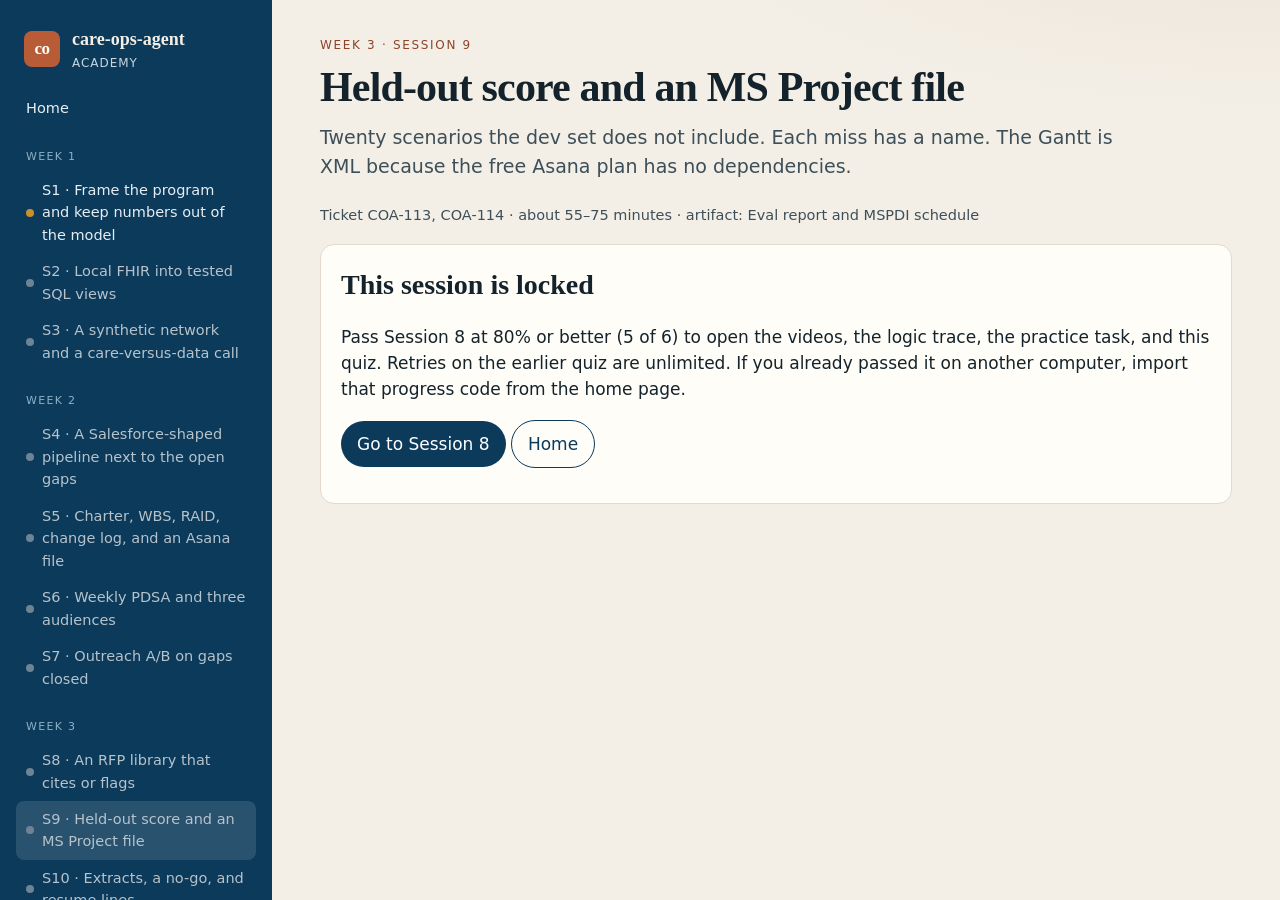
<file: academy/site/session-9.html>
<!DOCTYPE html>
<html lang="en">
<head>
<meta charset="utf-8">
<meta name="viewport" content="width=device-width, initial-scale=1">
<title>Session 9 · Held-out score and an MS Project file</title>
<link rel="stylesheet" href="css/academy.css">

<script>
(function () {
  var session = 9;
  var ok = false;
  try {
    var raw = localStorage.getItem("coa-academy-progress-v1");
    var data = raw ? JSON.parse(raw) : null;
    var prev = data && data.sessions && data.sessions[String(session - 1)];
    ok = !!(prev && prev.passed);
  } catch (e) { ok = false; }
  if (!ok) document.documentElement.classList.add("is-locked");
})();
</script>
</head>
<body data-page="session" data-session="9">
<div class="app">
<aside class="nav">
<a class="brand" href="index.html"><div class="mark">co</div><div><strong>care-ops-agent</strong><span>Academy</span></div></a>
<a class="item" href="index.html">Home</a>
<div class="week">Week 1</div>
<a class="item" data-session="1" href="session-1.html"><i class="dot"></i>S1 · Frame the program and keep numbers out of the model</a>
<a class="item" data-session="2" href="session-2.html"><i class="dot"></i>S2 · Local FHIR into tested SQL views</a>
<a class="item" data-session="3" href="session-3.html"><i class="dot"></i>S3 · A synthetic network and a care-versus-data call</a>
<div class="week">Week 2</div>
<a class="item" data-session="4" href="session-4.html"><i class="dot"></i>S4 · A Salesforce-shaped pipeline next to the open gaps</a>
<a class="item" data-session="5" href="session-5.html"><i class="dot"></i>S5 · Charter, WBS, RAID, change log, and an Asana file</a>
<a class="item" data-session="6" href="session-6.html"><i class="dot"></i>S6 · Weekly PDSA and three audiences</a>
<a class="item" data-session="7" href="session-7.html"><i class="dot"></i>S7 · Outreach A/B on gaps closed</a>
<div class="week">Week 3</div>
<a class="item" data-session="8" href="session-8.html"><i class="dot"></i>S8 · An RFP library that cites or flags</a>
<a class="item active" data-session="9" href="session-9.html"><i class="dot"></i>S9 · Held-out score and an MS Project file</a>
<a class="item" data-session="10" href="session-10.html"><i class="dot"></i>S10 · Extracts, a no-go, and resume lines</a>
<div class="nav-foot" id="nav-progress">Progress stays in this browser</div>
</aside>
<main class="main">

<p class="kicker">Week 3 · Session 9</p>
<h1>Held-out score and an MS Project file</h1>
<p class="lede">Twenty scenarios the dev set does not include. Each miss has a name. The Gantt is XML because the free Asana plan has no dependencies.</p>
<p class="note">Ticket COA-113, COA-114 · about 55–75 minutes · artifact: Eval report and MSPDI schedule</p>
<div class="lock-screen">
  <div class="panel">
    <h2>This session is locked</h2>
    <p>Pass Session 8 at 80% or better (5 of 6) to open the videos, the logic trace, the practice task, and this quiz. Retries on the earlier quiz are unlimited. If you already passed it on another computer, import that progress code from the home page.</p>
    <p><a class="button" href="session-8.html">Go to Session 8</a> <a class="button secondary" href="index.html">Home</a></p>
  </div>
</div>
<div class="lesson">
<h2>Read first</h2>
<ul><li>evals/README.md</li><li>docs/EVAL_REPORT.md</li></ul>
<h2>Watch in this order</h2>
<p class="note">Read the architecture note, then play the clip. The note says what the file is for. The video walks the lines. Line numbers match <code>main</code> as this site was built.</p>
<article class="clip">
<h3>1. Session 9 · Score what the rule was not tuned on</h3>
<div class="overview"><h4>Architecture</h4><p>harness.py is the score. It refuses the four dev scenario ids, runs the held-out catalog, and names the failure when a case misses. Top-1 is only for single-cause cases. Mixed shocks, stalls, leaks, fidelity, and the outreach repeats have their own counts. The resume and the go or no-go sheet are functions of this report, so they cannot quote a number the harness did not produce.</p></div>
<video controls preload="metadata" src="videos/session-9/01_eval.mp4">
<a href="videos/session-9/01_eval.mp4">Download clip 1</a>
</video>
<p class="meta">0:52 · Andrew · <a href="https://github.com/neelsrejan/care-ops-agent/blob/main/src/care_ops_agent/eval/harness.py">src/care_ops_agent/eval/harness.py</a> on <code>main</code></p>
</article><article class="clip">
<h3>2. Session 9 · Dependencies the free tracker does not store</h3>
<div class="overview"><h4>Architecture</h4><p>mspdi.py is a view of the same plan object Excel already shows. Asana&#x27;s free plan has no dependencies, so the Gantt lives in MS Project XML. Finish-to-start links are type 1. The file does not introduce dates that the scheduler did not compute. If the WBS changes, this export changes with it.</p></div>
<video controls preload="metadata" src="videos/session-9/02_mspdi.mp4">
<a href="videos/session-9/02_mspdi.mp4">Download clip 2</a>
</video>
<p class="meta">0:35 · Andrew · <a href="https://github.com/neelsrejan/care-ops-agent/blob/main/src/care_ops_agent/export/mspdi.py">src/care_ops_agent/export/mspdi.py</a> on <code>main</code></p>
</article>
<h2>Logic trace</h2>
<p class="note"><a href="https://github.com/neelsrejan/care-ops-agent/blob/main/docs/sessions/session-9/LOGIC_TRACE.md">LOGIC_TRACE.md</a></p>
<div class="prose"><h1>Session 9 logic trace — held-out eval and MS Project XML</h1>
<ol>
<li><strong>Goal.</strong> Score about 20 scenarios the dev set did not tune, name the failure when a case misses, and export the WBS as MS Project XML.</li>
<li><strong>Needed next.</strong> The go/no-go sheet and the resume lines that quote this report (S10).</li>
<li><strong>Libraries.</strong> The triage, CRM, and A/B modules. <code>xml.etree</code> for MSPDI. No eval SaaS.</li>
<li><strong>Code.</strong> <code>eval/catalog.py</code> is the 20-scenario list. <code>eval/harness.py</code> scores top-1 on single-cause cases, care-versus-data (the same call), mixed shocks, stalled onboarding, numeric fidelity, and partner-note leaks. The failure taxonomy is correct, false alarm, missed signal, wrong partner, wrong measure, wrong kind, wrong clinic, mixed incomplete, stall miss, fidelity fail, partner leak. Dev scenario ids are refused. <code>export/mspdi.py</code> writes finish-to-start links (type 1) for the same plan Excel already shows. Asana's free plan has no dependencies, so the Gantt lives here.</li>
<li><strong>Docs.</strong> <code>docs/EVAL_REPORT.md</code> and <code>evals/README.md</code>.</li>
<li><strong>Buy-in.</strong> None.</li>
<li><strong>Capability added.</strong> <code>python -m care_ops_agent.eval.harness</code>.</li>
<li><strong>What it proves.</strong> A labeled held-out set with an explicit failure taxonomy, and a schedule file a desktop Project client can open.</li>
</ol></div>
<h2>Code on main</h2>
<p><a href="https://github.com/neelsrejan/care-ops-agent/tree/main">Browse the repository</a></p>
<ul><li><a href="https://github.com/neelsrejan/care-ops-agent/blob/main/src/care_ops_agent/eval/harness.py"><code>src/care_ops_agent/eval/harness.py</code></a></li><li><a href="https://github.com/neelsrejan/care-ops-agent/blob/main/src/care_ops_agent/export/mspdi.py"><code>src/care_ops_agent/export/mspdi.py</code></a></li></ul>
<h2>Practice, on a private branch</h2>
<div class="prose"><pre><code class="language-bash">pytest tests/test_eval.py::test_heldout_catalog_shape tests/test_controls.py::test_controls_workbook_and_project_xml
</code></pre>
<p>The full score test reruns every scenario. Use it when you want the gates, not for a quick edit.</p>
<p><strong>Extra.</strong> Why is a mixed scenario kept out of the top-1 denominator?</p></div>
<h2>Quiz</h2>
<p class="note">Six questions on architecture and design. 5 of 6 to pass. Explanations show after you submit. The salted hash is a self-study speed bump, not protection.</p>
<div id="quiz"></div>
</div>

</main>
</div>
<script src="js/site-config.js"></script>
<script src="js/quiz-data.js"></script>
<script src="js/academy.js"></script>
</body>
</html>
</file>
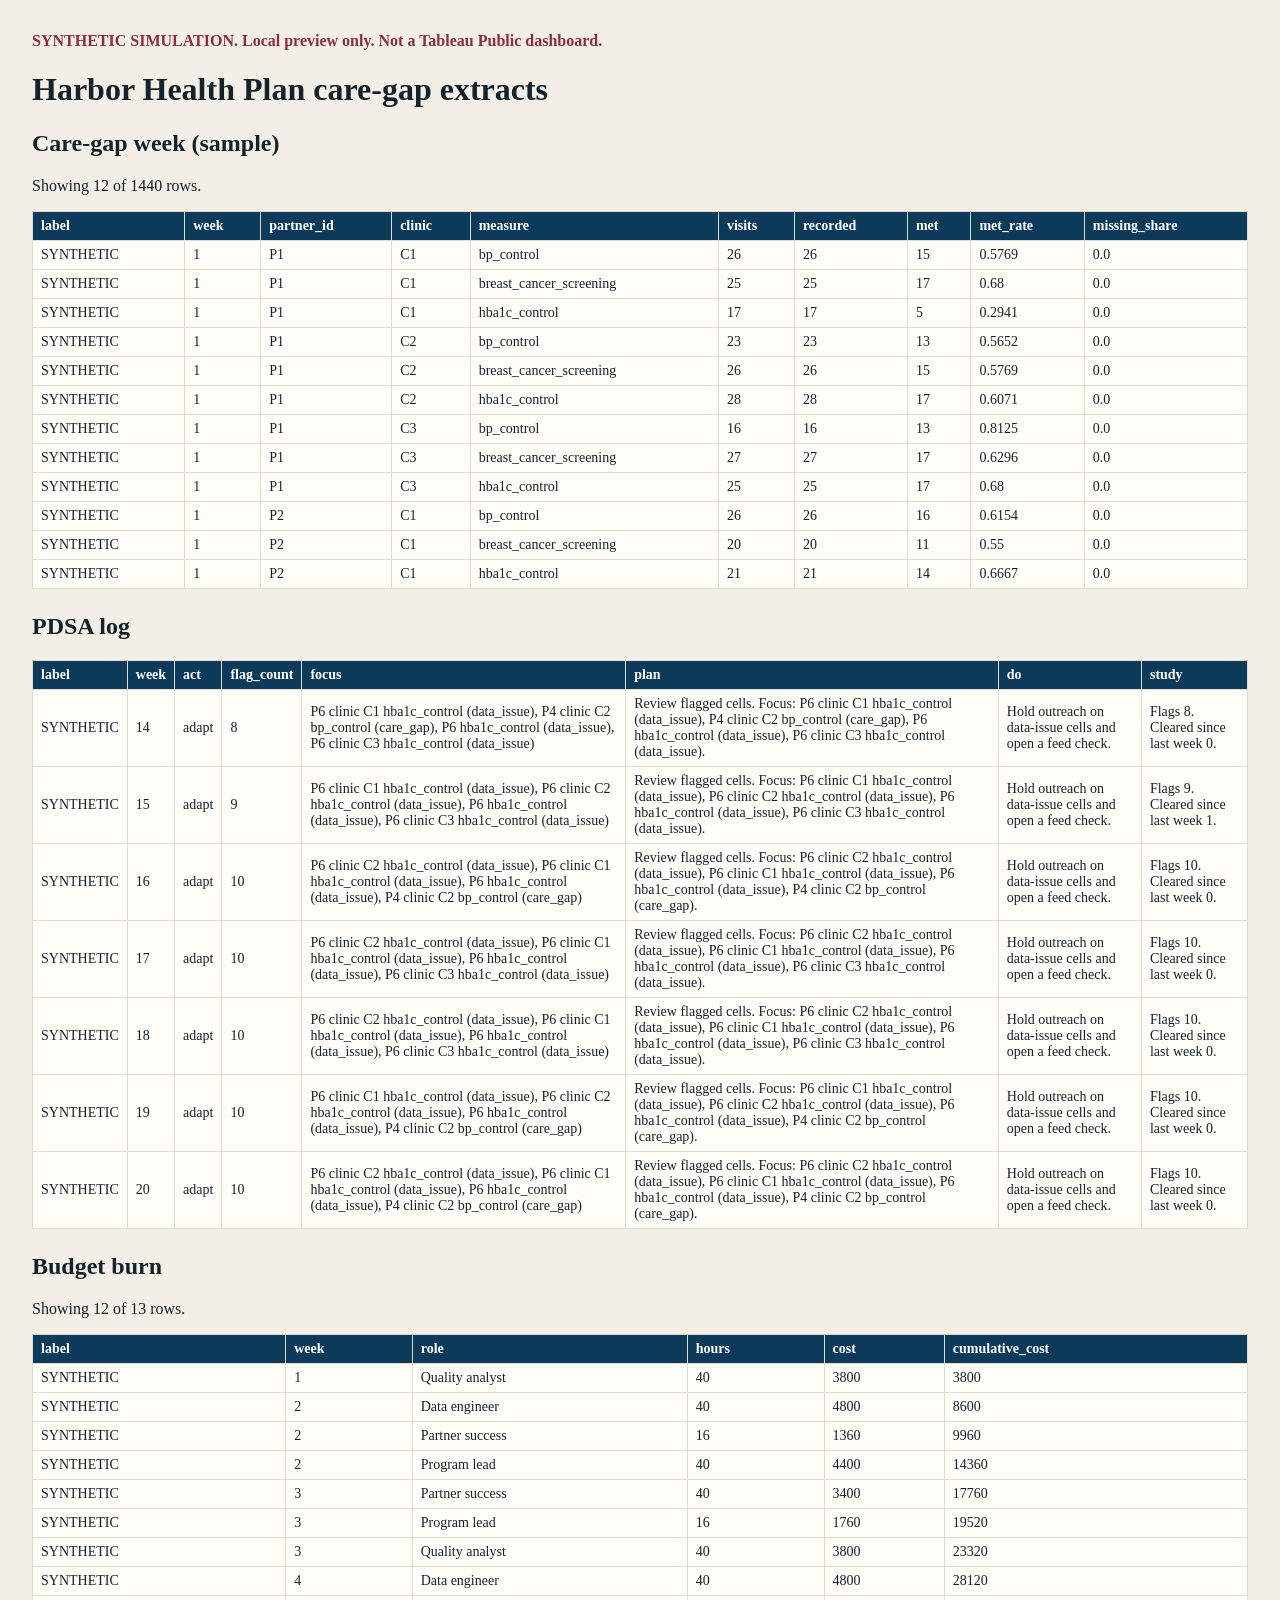
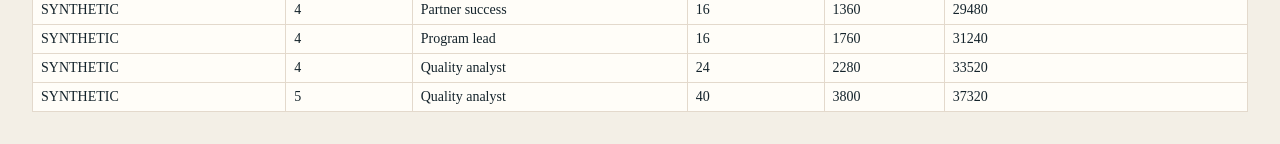
<file: docs/samples/tableau/preview.html>
<!DOCTYPE html><html lang='en'><head><meta charset='utf-8'><title>Care-gap extracts (SYNTHETIC)</title><style>body{font-family:Georgia,serif;margin:2rem;color:#14232b;background:#f3efe6}table{border-collapse:collapse;width:100%;background:#fffdf8;margin-bottom:1.5rem}th,td{border:1px solid #e3d9cc;padding:6px 8px;font-size:14px;text-align:left}th{background:#0b3a5b;color:#fff} .banner{color:#8c2f3b;font-weight:bold}</style></head><body><p class='banner'>SYNTHETIC SIMULATION. Local preview only. Not a Tableau Public dashboard.</p><h1>Harbor Health Plan care-gap extracts</h1><h2>Care-gap week (sample)</h2><p>Showing 12 of 1440 rows.</p><table><thead><tr><th>label</th><th>week</th><th>partner_id</th><th>clinic</th><th>measure</th><th>visits</th><th>recorded</th><th>met</th><th>met_rate</th><th>missing_share</th></tr></thead><tbody><tr><td>SYNTHETIC</td><td>1</td><td>P1</td><td>C1</td><td>bp_control</td><td>26</td><td>26</td><td>15</td><td>0.5769</td><td>0.0</td></tr><tr><td>SYNTHETIC</td><td>1</td><td>P1</td><td>C1</td><td>breast_cancer_screening</td><td>25</td><td>25</td><td>17</td><td>0.68</td><td>0.0</td></tr><tr><td>SYNTHETIC</td><td>1</td><td>P1</td><td>C1</td><td>hba1c_control</td><td>17</td><td>17</td><td>5</td><td>0.2941</td><td>0.0</td></tr><tr><td>SYNTHETIC</td><td>1</td><td>P1</td><td>C2</td><td>bp_control</td><td>23</td><td>23</td><td>13</td><td>0.5652</td><td>0.0</td></tr><tr><td>SYNTHETIC</td><td>1</td><td>P1</td><td>C2</td><td>breast_cancer_screening</td><td>26</td><td>26</td><td>15</td><td>0.5769</td><td>0.0</td></tr><tr><td>SYNTHETIC</td><td>1</td><td>P1</td><td>C2</td><td>hba1c_control</td><td>28</td><td>28</td><td>17</td><td>0.6071</td><td>0.0</td></tr><tr><td>SYNTHETIC</td><td>1</td><td>P1</td><td>C3</td><td>bp_control</td><td>16</td><td>16</td><td>13</td><td>0.8125</td><td>0.0</td></tr><tr><td>SYNTHETIC</td><td>1</td><td>P1</td><td>C3</td><td>breast_cancer_screening</td><td>27</td><td>27</td><td>17</td><td>0.6296</td><td>0.0</td></tr><tr><td>SYNTHETIC</td><td>1</td><td>P1</td><td>C3</td><td>hba1c_control</td><td>25</td><td>25</td><td>17</td><td>0.68</td><td>0.0</td></tr><tr><td>SYNTHETIC</td><td>1</td><td>P2</td><td>C1</td><td>bp_control</td><td>26</td><td>26</td><td>16</td><td>0.6154</td><td>0.0</td></tr><tr><td>SYNTHETIC</td><td>1</td><td>P2</td><td>C1</td><td>breast_cancer_screening</td><td>20</td><td>20</td><td>11</td><td>0.55</td><td>0.0</td></tr><tr><td>SYNTHETIC</td><td>1</td><td>P2</td><td>C1</td><td>hba1c_control</td><td>21</td><td>21</td><td>14</td><td>0.6667</td><td>0.0</td></tr></tbody></table><h2>PDSA log</h2><table><thead><tr><th>label</th><th>week</th><th>act</th><th>flag_count</th><th>focus</th><th>plan</th><th>do</th><th>study</th></tr></thead><tbody><tr><td>SYNTHETIC</td><td>14</td><td>adapt</td><td>8</td><td>P6 clinic C1 hba1c_control (data_issue), P4 clinic C2 bp_control (care_gap), P6 hba1c_control (data_issue), P6 clinic C3 hba1c_control (data_issue)</td><td>Review flagged cells. Focus: P6 clinic C1 hba1c_control (data_issue), P4 clinic C2 bp_control (care_gap), P6 hba1c_control (data_issue), P6 clinic C3 hba1c_control (data_issue).</td><td>Hold outreach on data-issue cells and open a feed check.</td><td>Flags 8. Cleared since last week 0.</td></tr><tr><td>SYNTHETIC</td><td>15</td><td>adapt</td><td>9</td><td>P6 clinic C1 hba1c_control (data_issue), P6 clinic C2 hba1c_control (data_issue), P6 hba1c_control (data_issue), P6 clinic C3 hba1c_control (data_issue)</td><td>Review flagged cells. Focus: P6 clinic C1 hba1c_control (data_issue), P6 clinic C2 hba1c_control (data_issue), P6 hba1c_control (data_issue), P6 clinic C3 hba1c_control (data_issue).</td><td>Hold outreach on data-issue cells and open a feed check.</td><td>Flags 9. Cleared since last week 1.</td></tr><tr><td>SYNTHETIC</td><td>16</td><td>adapt</td><td>10</td><td>P6 clinic C2 hba1c_control (data_issue), P6 clinic C1 hba1c_control (data_issue), P6 hba1c_control (data_issue), P4 clinic C2 bp_control (care_gap)</td><td>Review flagged cells. Focus: P6 clinic C2 hba1c_control (data_issue), P6 clinic C1 hba1c_control (data_issue), P6 hba1c_control (data_issue), P4 clinic C2 bp_control (care_gap).</td><td>Hold outreach on data-issue cells and open a feed check.</td><td>Flags 10. Cleared since last week 0.</td></tr><tr><td>SYNTHETIC</td><td>17</td><td>adapt</td><td>10</td><td>P6 clinic C2 hba1c_control (data_issue), P6 clinic C1 hba1c_control (data_issue), P6 hba1c_control (data_issue), P6 clinic C3 hba1c_control (data_issue)</td><td>Review flagged cells. Focus: P6 clinic C2 hba1c_control (data_issue), P6 clinic C1 hba1c_control (data_issue), P6 hba1c_control (data_issue), P6 clinic C3 hba1c_control (data_issue).</td><td>Hold outreach on data-issue cells and open a feed check.</td><td>Flags 10. Cleared since last week 0.</td></tr><tr><td>SYNTHETIC</td><td>18</td><td>adapt</td><td>10</td><td>P6 clinic C2 hba1c_control (data_issue), P6 clinic C1 hba1c_control (data_issue), P6 hba1c_control (data_issue), P6 clinic C3 hba1c_control (data_issue)</td><td>Review flagged cells. Focus: P6 clinic C2 hba1c_control (data_issue), P6 clinic C1 hba1c_control (data_issue), P6 hba1c_control (data_issue), P6 clinic C3 hba1c_control (data_issue).</td><td>Hold outreach on data-issue cells and open a feed check.</td><td>Flags 10. Cleared since last week 0.</td></tr><tr><td>SYNTHETIC</td><td>19</td><td>adapt</td><td>10</td><td>P6 clinic C1 hba1c_control (data_issue), P6 clinic C2 hba1c_control (data_issue), P6 hba1c_control (data_issue), P4 clinic C2 bp_control (care_gap)</td><td>Review flagged cells. Focus: P6 clinic C1 hba1c_control (data_issue), P6 clinic C2 hba1c_control (data_issue), P6 hba1c_control (data_issue), P4 clinic C2 bp_control (care_gap).</td><td>Hold outreach on data-issue cells and open a feed check.</td><td>Flags 10. Cleared since last week 0.</td></tr><tr><td>SYNTHETIC</td><td>20</td><td>adapt</td><td>10</td><td>P6 clinic C2 hba1c_control (data_issue), P6 clinic C1 hba1c_control (data_issue), P6 hba1c_control (data_issue), P4 clinic C2 bp_control (care_gap)</td><td>Review flagged cells. Focus: P6 clinic C2 hba1c_control (data_issue), P6 clinic C1 hba1c_control (data_issue), P6 hba1c_control (data_issue), P4 clinic C2 bp_control (care_gap).</td><td>Hold outreach on data-issue cells and open a feed check.</td><td>Flags 10. Cleared since last week 0.</td></tr></tbody></table><h2>Budget burn</h2><p>Showing 12 of 13 rows.</p><table><thead><tr><th>label</th><th>week</th><th>role</th><th>hours</th><th>cost</th><th>cumulative_cost</th></tr></thead><tbody><tr><td>SYNTHETIC</td><td>1</td><td>Quality analyst</td><td>40</td><td>3800</td><td>3800</td></tr><tr><td>SYNTHETIC</td><td>2</td><td>Data engineer</td><td>40</td><td>4800</td><td>8600</td></tr><tr><td>SYNTHETIC</td><td>2</td><td>Partner success</td><td>16</td><td>1360</td><td>9960</td></tr><tr><td>SYNTHETIC</td><td>2</td><td>Program lead</td><td>40</td><td>4400</td><td>14360</td></tr><tr><td>SYNTHETIC</td><td>3</td><td>Partner success</td><td>40</td><td>3400</td><td>17760</td></tr><tr><td>SYNTHETIC</td><td>3</td><td>Program lead</td><td>16</td><td>1760</td><td>19520</td></tr><tr><td>SYNTHETIC</td><td>3</td><td>Quality analyst</td><td>40</td><td>3800</td><td>23320</td></tr><tr><td>SYNTHETIC</td><td>4</td><td>Data engineer</td><td>40</td><td>4800</td><td>28120</td></tr><tr><td>SYNTHETIC</td><td>4</td><td>Partner success</td><td>16</td><td>1360</td><td>29480</td></tr><tr><td>SYNTHETIC</td><td>4</td><td>Program lead</td><td>16</td><td>1760</td><td>31240</td></tr><tr><td>SYNTHETIC</td><td>4</td><td>Quality analyst</td><td>24</td><td>2280</td><td>33520</td></tr><tr><td>SYNTHETIC</td><td>5</td><td>Quality analyst</td><td>40</td><td>3800</td><td>37320</td></tr></tbody></table></body></html>
</file>
<file: academy/site/css/academy.css>
:root {
  --ink: #14232b;
  --ink-soft: #3d4f59;
  --paper: #f3efe6;
  --card: #fffdf8;
  --line: #e3d9cc;
  --navy: #0b3a5b;
  --navy-2: #12324a;
  --copper: #b85c38;
  --copper-2: #8c4328;
  --teal: #1f7a8c;
  --good: #1d6b4f;
  --good-bg: #e5f3ec;
  --bad: #8c2f3b;
  --bad-bg: #f8e8ea;
  --lock: #8d8376;
  --gold: #c8922a;
  --shadow: 0 16px 40px rgba(20, 35, 43, 0.08);
  --serif: "Iowan Old Style", "Palatino Linotype", Palatino, Georgia, serif;
  --sans: "Segoe UI", "Helvetica Neue", system-ui, sans-serif;
  --mono: "DejaVu Sans Mono", ui-monospace, "Cascadia Code", monospace;
  --nav: 272px;
  --pass: 0.8;
}

* { box-sizing: border-box; }
html { scroll-behavior: smooth; }
body {
  margin: 0;
  color: var(--ink);
  background:
    radial-gradient(1200px 400px at 100% -10%, rgba(184, 92, 56, 0.08), transparent 50%),
    var(--paper);
  font-family: var(--sans);
  font-size: 17px;
  line-height: 1.55;
}
a { color: var(--navy); }
a:hover { color: var(--copper-2); }
img, video { max-width: 100%; }

.app { display: flex; min-height: 100vh; }

.nav {
  width: var(--nav);
  flex: 0 0 var(--nav);
  background: var(--navy);
  color: #f4efe6;
  padding: 22px 16px 28px;
  position: sticky;
  top: 0;
  height: 100vh;
  overflow: auto;
}
.brand {
  display: flex;
  gap: 12px;
  align-items: center;
  text-decoration: none;
  color: inherit;
  padding: 4px 8px 18px;
}
.mark {
  width: 36px;
  height: 36px;
  border-radius: 8px;
  background: var(--copper);
  color: white;
  display: grid;
  place-items: center;
  font-family: var(--serif);
  font-weight: 700;
  letter-spacing: -0.03em;
}
.brand strong { display: block; font-family: var(--serif); font-size: 18px; font-weight: 600; }
.brand span { display: block; color: #c9d5de; font-size: 12px; letter-spacing: 0.08em; text-transform: uppercase; }
.nav a.item, .nav .week {
  display: flex;
  align-items: center;
  gap: 8px;
  color: #e7eef2;
  text-decoration: none;
  border-radius: 8px;
  padding: 7px 10px;
  font-size: 14.5px;
}
.nav a.item:hover { background: rgba(255,255,255,0.06); color: white; }
.nav a.item.active { background: rgba(255,255,255,0.12); color: white; }
.nav a.item.locked { color: #b7c3cb; }
.nav .week {
  margin-top: 14px;
  color: #8fb0c4;
  font-size: 11px;
  letter-spacing: 0.12em;
  text-transform: uppercase;
}
.dot {
  width: 8px; height: 8px; border-radius: 99px; background: #6d8494; flex: 0 0 8px;
}
.dot.pass { background: #7dcea0; }
.dot.now { background: var(--gold); }
.nav-foot { margin-top: 22px; padding: 10px; color: #c5d2db; font-size: 12.5px; line-height: 1.4; }

.main { flex: 1; min-width: 0; padding: 36px 48px 80px; max-width: 1080px; }
.kicker {
  color: var(--copper-2);
  font-size: 12px;
  letter-spacing: 0.14em;
  text-transform: uppercase;
  margin: 0 0 8px;
}
h1 { font-family: var(--serif); font-weight: 600; font-size: 42px; line-height: 1.15; margin: 0 0 12px; letter-spacing: -0.02em; }
h2 { font-family: var(--serif); font-weight: 600; font-size: 28px; margin: 36px 0 12px; }
h3 { font-family: var(--serif); font-size: 22px; margin: 0 0 8px; }
.lede { font-size: 19px; color: var(--ink-soft); max-width: 68ch; margin: 0 0 22px; }

.progress-row { display: flex; gap: 22px; align-items: center; margin: 18px 0 28px; }
.ring {
  width: 84px; height: 84px; border-radius: 50%;
  background: conic-gradient(var(--teal) calc(var(--p) * 1%), #e4ddd2 0);
  display: grid; place-items: center; flex: 0 0 84px;
}
.ring span {
  width: 64px; height: 64px; border-radius: 50%; background: var(--paper);
  display: grid; place-items: center; font-family: var(--serif); font-size: 18px;
}
.bar { height: 8px; background: #e4ddd2; border-radius: 99px; overflow: hidden; margin-top: 8px; }
.bar i { display: block; height: 100%; background: var(--teal); width: calc(var(--p) * 1%); }

.cards { display: grid; grid-template-columns: repeat(3, 1fr); gap: 14px; }
.card, .link-card, .session-card {
  background: var(--card);
  border: 1px solid var(--line);
  border-radius: 14px;
  padding: 16px 16px 14px;
  box-shadow: var(--shadow);
}
.link-card { text-decoration: none; color: inherit; display: block; }
.link-card:hover { border-color: var(--copper); }
.link-card .label { color: var(--lock); font-size: 12px; letter-spacing: 0.08em; text-transform: uppercase; }
.link-card strong { display: block; font-family: var(--serif); font-size: 20px; margin: 4px 0; }
.link-card p { margin: 0; color: var(--ink-soft); font-size: 14.5px; }
.link-card.warn { border-style: dashed; }

.session-grid { display: grid; gap: 12px; }
.session-card { display: grid; grid-template-columns: 72px 1fr auto; gap: 14px; align-items: center; text-decoration: none; color: inherit; }
.session-card .num { font-family: var(--serif); font-size: 28px; color: var(--navy); }
.session-card .meta { color: var(--ink-soft); font-size: 14px; }
.pill { font-size: 12px; border-radius: 99px; padding: 4px 8px; background: #efe8dc; color: var(--ink-soft); white-space: nowrap; }
.pill.pass { background: var(--good-bg); color: var(--good); }
.pill.lock { background: #efeae3; color: var(--lock); }

.panel {
  background: var(--card);
  border: 1px solid var(--line);
  border-radius: 14px;
  padding: 18px 20px;
  margin: 14px 0;
}
.panel h2 { margin-top: 0; }
code, .mono { font-family: var(--mono); font-size: 0.92em; }
pre {
  background: #17232b;
  color: #f4efe6;
  padding: 14px 16px;
  border-radius: 10px;
  overflow: auto;
  font-family: var(--mono);
  font-size: 13.5px;
  line-height: 1.45;
}
.prose { max-width: 74ch; }
.prose h1 { font-size: 32px; }
.prose h2 { font-size: 24px; }
.prose code { background: #efe8dc; padding: 0 4px; border-radius: 4px; }
.prose pre code { background: transparent; padding: 0; color: inherit; }
.prose table { border-collapse: collapse; width: 100%; font-size: 15px; }
.prose th, .prose td { border-bottom: 1px solid var(--line); text-align: left; padding: 6px 8px; vertical-align: top; }

.clip { margin: 0 0 28px; }
.clip video {
  width: 100%;
  background: #111;
  border-radius: 12px;
  aspect-ratio: 16 / 9;
}
.clip .meta { color: var(--ink-soft); font-size: 14px; margin: 6px 0 0; }

ol.steps { padding-left: 1.2em; }
ol.steps li { margin: 8px 0; }

.lock-screen { display: none; }
html.is-locked .lesson { display: none !important; }
html.is-locked .lock-screen { display: block; }
.lock-screen .panel { margin-top: 18px; }

fieldset.q {
  border: 1px solid var(--line);
  border-radius: 12px;
  margin: 0 0 14px;
  padding: 12px 14px 8px;
  background: #fff;
}
fieldset.q legend { font-weight: 650; padding: 0 6px; }
label.choice { display: flex; gap: 8px; align-items: flex-start; padding: 6px 4px; cursor: pointer; }
fieldset.q.good { border-color: var(--good); background: var(--good-bg); }
fieldset.q.bad { border-color: var(--bad); background: var(--bad-bg); }
.explain { color: var(--ink); font-size: 15px; margin: 4px 0 8px 24px; }
.quiz-actions { display: flex; gap: 10px; flex-wrap: wrap; align-items: center; }
button, .button {
  background: var(--navy);
  color: white;
  border: 0;
  border-radius: 999px;
  padding: 10px 16px;
  font: inherit;
  cursor: pointer;
  text-decoration: none;
  display: inline-block;
}
button.secondary, .button.secondary { background: transparent; color: var(--navy); border: 1px solid var(--navy); }
button:hover, .button:hover { background: var(--navy-2); color: white; }
button:disabled { opacity: 0.45; cursor: default; }
.result { margin-top: 12px; font-family: var(--serif); font-size: 22px; }
textarea, input[type="text"] {
  width: 100%;
  font: 14px/1.4 var(--mono);
  padding: 10px;
  border-radius: 10px;
  border: 1px solid var(--line);
  background: #fff;
}
.row { display: flex; gap: 8px; flex-wrap: wrap; margin-top: 8px; }
.note { color: var(--ink-soft); font-size: 14.5px; }
hr.soft { border: 0; border-top: 1px solid var(--line); margin: 28px 0; }

@media (max-width: 900px) {
  .app { display: block; }
  .nav {
    position: sticky; top: 0; height: auto; width: 100%;
    display: flex; gap: 6px; overflow: auto; padding: 10px;
    z-index: 2;
  }
  .brand span, .nav-foot, .nav .week { display: none; }
  .brand { padding: 0 8px 0 0; }
  .nav a.item { white-space: nowrap; }
  .main { padding: 22px 16px 64px; }
  h1 { font-size: 32px; }
  .cards, .session-card { grid-template-columns: 1fr; }
  .progress-row { align-items: flex-start; }
}

.overview{background:#fffdf8;border:1px solid var(--line);border-left:4px solid var(--teal);padding:12px 16px;margin:0 0 12px;border-radius:8px}
.overview h4{margin:0 0 6px;color:var(--navy)}
</file>
